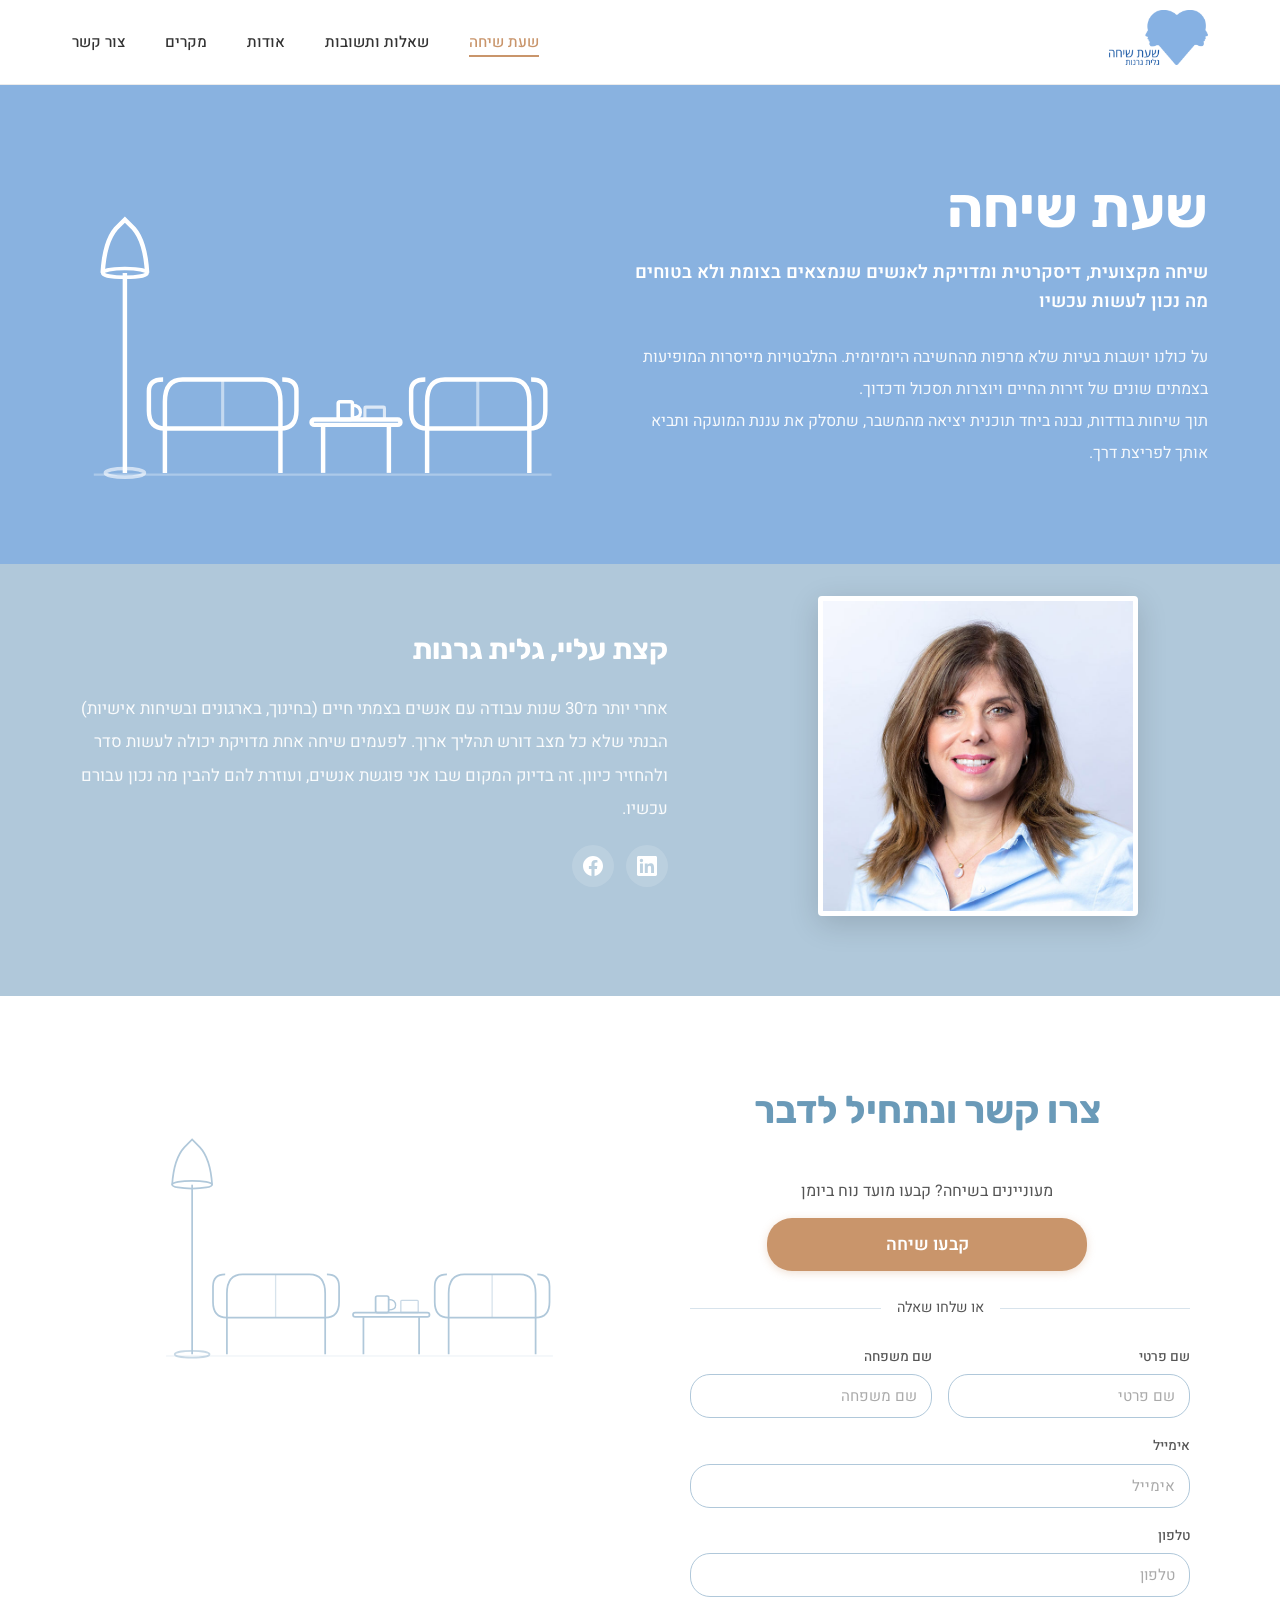
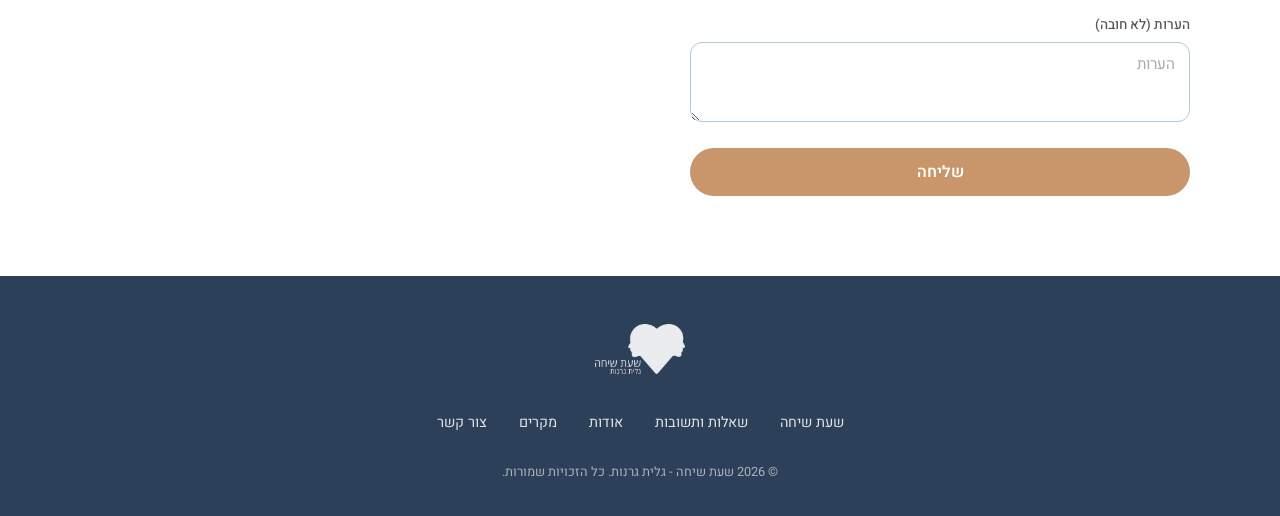
<file: index.html>
<!DOCTYPE html>
<html lang="he" dir="rtl">
<head>
    <meta charset="UTF-8">
    <!-- Google tag (gtag.js) -->
    <script async src="https://www.googletagmanager.com/gtag/js?id=G-2E1DC24WRF"></script>
    <script>
      window.dataLayer = window.dataLayer || [];
      function gtag(){dataLayer.push(arguments);}
      gtag('js', new Date());
      gtag('config', 'G-2E1DC24WRF');
    </script>
    <meta name="viewport" content="width=device-width, initial-scale=1.0">
    <meta http-equiv="X-Content-Type-Options" content="nosniff">
    <meta http-equiv="Referrer-Policy" content="strict-origin-when-cross-origin">
    <meta http-equiv="Permissions-Policy" content="camera=(), microphone=(), geolocation=()">
    <title>שעת שיחה - הכוונה בצמתי חיים</title>
    <meta name="description" content="שיחה מקצועית, דיסקרטית ומדויקת לאנשים שנמצאים בצומת ולא בטוחים מה נכון לעשות עכשיו">
    <link rel="canonical" href="https://shatsicha.com/">
    <meta property="og:title" content="שעת שיחה - הכוונה בצמתי חיים">
    <meta property="og:description" content="שיחה מקצועית, דיסקרטית ומדויקת לאנשים שנמצאים בצומת ולא בטוחים מה נכון לעשות עכשיו">
    <meta property="og:url" content="https://shatsicha.com/">
    <meta property="og:type" content="website">
    <meta property="og:locale" content="he_IL">
    <meta property="og:site_name" content="שעת שיחה">
    <meta property="og:image" content="https://shatsicha.com/images/og-image.jpg">
    <link rel="preconnect" href="https://fonts.googleapis.com">
    <link rel="preconnect" href="https://fonts.gstatic.com" crossorigin>
    <link href="https://fonts.googleapis.com/css2?family=Heebo:wght@400;500;600;700&family=Rubik:wght@500;600;700&display=swap" rel="stylesheet" media="print" onload="this.media='all'">
    <noscript><link href="https://fonts.googleapis.com/css2?family=Heebo:wght@400;500;600;700&family=Rubik:wght@500;600;700&display=swap" rel="stylesheet"></noscript>
    <link rel="icon" href="data:image/svg+xml,<svg xmlns='http://www.w3.org/2000/svg' viewBox='0 0 32 32'><circle cx='16' cy='16' r='14' fill='%23B0C8DA'/><text x='16' y='22' text-anchor='middle' font-size='18' font-family='sans-serif' fill='white'>ש</text></svg>">
    <link rel="preload" as="image" href="images/hero-bg.jpg" fetchpriority="high">
    <link rel="stylesheet" href="css/styles.css">
    <link href="https://assets.calendly.com/assets/external/widget.css" rel="stylesheet">
    <script src="https://assets.calendly.com/assets/external/widget.js" type="text/javascript" async></script>
    <script type="application/ld+json">
    {
      "@context": "https://schema.org",
      "@graph": [
        {
          "@type": "WebSite",
          "name": "שעת שיחה",
          "url": "https://shatsicha.com",
          "inLanguage": "he"
        },
        {
          "@type": "ProfessionalService",
          "name": "שעת שיחה - גלית גרנות",
          "url": "https://shatsicha.com",
          "description": "הכוונה מקצועית לפתרון בעיות שמטרידות את שגרת החיים שלך",
          "provider": {
            "@type": "Person",
            "name": "גלית גרנות",
            "jobTitle": "מגשרת, יועצת לתקשורת וניהול ומאמנת אישית",
            "url": "https://shatsicha.com"
          },
          "areaServed": {
            "@type": "Country",
            "name": "Israel"
          },
          "inLanguage": "he"
        }
      ]
    }
    </script>
</head>
<body>

    <!-- NAVBAR -->
    <nav class="navbar" id="navbar">
        <div class="navbar-inner">
            <a href="index.html">
                <img src="images/logo.png" alt="שעת שיחה לוגו" class="logo" width="310" height="172" decoding="async">
            </a>
            <ul class="nav-links" id="navLinks">
                <li><a href="index.html" class="active">שעת שיחה</a></li>
                <li><a href="faq.html">שאלות ותשובות</a></li>
                <li><a href="about.html">אודות</a></li>
                <li><a href="cases.html">מקרים</a></li>
                <li><a href="#contact">צור קשר</a></li>            </ul>
            <div class="mobile-toggle" id="mobileToggle" onclick="toggleNav()" role="button" tabindex="0" aria-label="תפריט ניווט" aria-expanded="false">
                <span></span>
                <span></span>
                <span></span>
            </div>
        </div>
    </nav>

    <!-- HERO -->
    <section class="hero" id="hero">
        <div class="hero-inner">
            <div class="hero-text">
                <h1 class="hero-title">שעת שיחה</h1>
                <p class="hero-subtitle">שיחה מקצועית, דיסקרטית ומדויקת לאנשים שנמצאים בצומת ולא בטוחים מה נכון לעשות עכשיו</p>
                <p class="hero-desc">
                    על כולנו יושבות בעיות שלא מרפות מהחשיבה היומיומית. התלבטויות מייסרות המופיעות בצמתים שונים של זירות החיים ויוצרות תסכול ודכדוך.
                </p>
                <p class="hero-desc">
                    תוך שיחות בודדות, נבנה ביחד תוכנית יציאה מהמשבר, שתסלק את עננת המועקה ותביא אותך לפריצת דרך.
                </p>
            </div>
            <div class="hero-illustration">
                <!-- Line-art furniture illustration (lamp, chairs, table) -->
                <svg viewBox="0 0 540 400" fill="none" xmlns="http://www.w3.org/2000/svg">
                    <!-- Floor lamp on left -->
                    <ellipse cx="55" cy="370" rx="22" ry="5" stroke="white" stroke-width="4" opacity="0.6"/>
                    <line x1="55" y1="370" x2="55" y2="145" stroke="white" stroke-width="5"/>
                    <!-- Lampshade: bell/trapezoid shape with rounded base -->
                    <path d="M30 145 Q32 110 45 95 L55 85 L65 95 Q78 110 80 145" stroke="white" stroke-width="5" fill="none"/>
                    <ellipse cx="55" cy="145" rx="25" ry="5" stroke="white" stroke-width="4" fill="none"/>
                    <!-- Left sofa (facing right) -->
                    <path d="M100 370 L100 290 Q100 265 120 265 L210 265 Q230 265 230 290 L230 370" stroke="white" stroke-width="5" fill="none"/>
                    <!-- Left sofa armrests -->
                    <path d="M100 320 Q82 320 82 300 L82 278 Q82 265 98 265" stroke="white" stroke-width="5" fill="none"/>
                    <path d="M230 320 Q248 320 248 300 L248 278 Q248 265 232 265" stroke="white" stroke-width="5" fill="none"/>
                    <!-- Left sofa seat line -->
                    <line x1="100" y1="320" x2="230" y2="320" stroke="white" stroke-width="5"/>
                    <!-- Left sofa back cushions divider -->
                    <line x1="165" y1="265" x2="165" y2="320" stroke="white" stroke-width="3.5" opacity="0.5"/>
                    <!-- Coffee table in the middle -->
                    <rect x="265" y="310" width="100" height="6" rx="3" stroke="white" stroke-width="5" fill="none"/>
                    <line x1="278" y1="316" x2="278" y2="370" stroke="white" stroke-width="5"/>
                    <line x1="352" y1="316" x2="352" y2="370" stroke="white" stroke-width="5"/>
                    <!-- Cup on table -->
                    <rect x="295" y="290" width="16" height="20" rx="2" stroke="white" stroke-width="4" fill="none"/>
                    <path d="M311 294 Q320 294 320 302 Q320 308 311 308" stroke="white" stroke-width="3.5" fill="none"/>
                    <!-- Book on table -->
                    <rect x="325" y="296" width="22" height="14" rx="1" stroke="white" stroke-width="3.5" fill="none" opacity="0.7"/>
                    <!-- Right sofa (facing left) -->
                    <path d="M395 370 L395 290 Q395 265 415 265 L490 265 Q510 265 510 290 L510 370" stroke="white" stroke-width="5" fill="none"/>
                    <!-- Right sofa armrests -->
                    <path d="M395 320 Q377 320 377 300 L377 278 Q377 265 393 265" stroke="white" stroke-width="5" fill="none"/>
                    <path d="M510 320 Q528 320 528 300 L528 278 Q528 265 512 265" stroke="white" stroke-width="5" fill="none"/>
                    <!-- Right sofa seat line -->
                    <line x1="395" y1="320" x2="510" y2="320" stroke="white" stroke-width="5"/>
                    <!-- Right sofa back cushions divider -->
                    <line x1="452" y1="265" x2="452" y2="320" stroke="white" stroke-width="3.5" opacity="0.5"/>
                    <!-- Floor line -->
                    <line x1="20" y1="372" x2="535" y2="372" stroke="white" stroke-width="2.5" opacity="0.3"/>
                </svg>
            </div>
        </div>
    </section>

    <!-- ABOUT -->
    <section class="about" id="about">
        <div class="about-inner reveal">
            <div class="about-image-wrapper">
                <img src="images/portrait.jpg" alt="גלית גרנות" class="about-portrait" width="690" height="690" loading="lazy" decoding="async">
            </div>
            <div class="about-text-wrapper">
                <h2 class="about-name">קצת עליי, גלית גרנות</h2>
                <p class="about-bio">
                    אחרי יותר מ־30 שנות עבודה עם אנשים בצמתי חיים (בחינוך, בארגונים ובשיחות אישיות) הבנתי שלא כל מצב דורש תהליך ארוך. לפעמים שיחה אחת מדויקת יכולה לעשות סדר ולהחזיר כיוון. זה בדיוק המקום שבו אני פוגשת אנשים, ועוזרת להם להבין מה נכון עבורם עכשיו.
                </p>
                <div class="social-links">
                    <a href="https://www.linkedin.com/in/galitgranot/" target="_blank" rel="noopener noreferrer" class="social-btn" aria-label="LinkedIn">
                        <svg width="20" height="20" viewBox="0 0 24 24" fill="currentColor"><path d="M20.447 20.452h-3.554v-5.569c0-1.328-.027-3.037-1.852-3.037-1.853 0-2.136 1.445-2.136 2.939v5.667H9.351V9h3.414v1.561h.046c.477-.9 1.637-1.85 3.37-1.85 3.601 0 4.267 2.37 4.267 5.455v6.286zM5.337 7.433a2.062 2.062 0 01-2.063-2.065 2.064 2.064 0 112.063 2.065zm1.782 13.019H3.555V9h3.564v11.452zM22.225 0H1.771C.792 0 0 .774 0 1.729v20.542C0 23.227.792 24 1.771 24h20.451C23.2 24 24 23.227 24 22.271V1.729C24 .774 23.2 0 22.222 0h.003z"/></svg>
                    </a>
                    <a href="https://www.facebook.com/galit.granot.3" target="_blank" rel="noopener noreferrer" class="social-btn" aria-label="Facebook">
                        <svg width="20" height="20" viewBox="0 0 24 24" fill="currentColor"><path d="M24 12.073c0-6.627-5.373-12-12-12s-12 5.373-12 12c0 5.99 4.388 10.954 10.125 11.854v-8.385H7.078v-3.47h3.047V9.43c0-3.007 1.792-4.669 4.533-4.669 1.312 0 2.686.235 2.686.235v2.953H15.83c-1.491 0-1.956.925-1.956 1.874v2.25h3.328l-.532 3.47h-2.796v8.385C19.612 23.027 24 18.062 24 12.073z"/></svg>
                    </a>
                </div>
            </div>
        </div>
    </section>

    <!-- CONTACT -->
    <section class="contact" id="contact">
        <div class="contact-inner">
            <div class="contact-form-wrapper reveal">
                <h2 class="contact-heading">צרו קשר ונתחיל לדבר</h2>

                <div class="booking-cta">
                    <p class="booking-label">מעוניינים בשיחה? קבעו מועד נוח ביומן</p>
                    <button type="button" class="btn-booking" onclick="Calendly.initPopupWidget({url: 'https://calendly.com/granotga/new-meeting'}); return false;">קבעו שיחה</button>
                </div>

                <div class="contact-divider">
                    <span>או שלחו שאלה</span>
                </div>

                <form class="contact-form" id="contactForm" action="https://api.web3forms.com/submit" method="POST">
                    <input type="hidden" name="access_key" value="7a5761d1-80f7-4ec7-b24a-1b7066a3c9c1">
                    <input type="hidden" name="cc" value="tlgranot@gmail.com">
                    <input type="hidden" name="redirect" value="https://shatsicha.com/">
                    <!-- Form subject line in email -->
                    <input type="hidden" name="subject" value="פנייה חדשה מאתר שעת שיחה">
                    <!-- Honeypot spam protection -->
                    <input type="checkbox" name="botcheck" class="hidden" style="display: none;">
                    <div class="form-row">
                        <div class="form-group">
                            <label for="firstName">שם פרטי</label>
                            <input type="text" id="firstName" name="firstName" placeholder="שם פרטי" required autocomplete="given-name">
                        </div>
                        <div class="form-group">
                            <label for="lastName">שם משפחה</label>
                            <input type="text" id="lastName" name="lastName" placeholder="שם משפחה" required autocomplete="family-name">
                        </div>
                    </div>
                    <div class="form-group">
                        <label for="email">אימייל</label>
                        <input type="email" id="email" name="email" placeholder="אימייל" required autocomplete="email">
                    </div>
                    <div class="form-group">
                        <label for="phone">טלפון</label>
                        <input type="tel" id="phone" name="phone" placeholder="טלפון" autocomplete="tel">
                    </div>
                    <div class="form-group">
                        <label for="notes">הערות (לא חובה)</label>
                        <textarea id="notes" name="notes" placeholder="הערות"></textarea>
                    </div>
                    <div class="h-captcha" data-captcha="true"></div>
                    <button type="submit" class="btn-submit">שליחה</button>
                    <div class="form-success" id="formSuccess">נדבר בקרוב</div>
                </form>
            </div>
            <div class="contact-illustration reveal">
                <!-- Line-art furniture illustration (blue outlines on white) -->
                <svg viewBox="0 0 460 350" fill="none" xmlns="http://www.w3.org/2000/svg">
                    <!-- Floor lamp on left -->
                    <ellipse cx="45" cy="320" rx="20" ry="4" stroke="#B0C8DA" stroke-width="2" opacity="0.7"/>
                    <line x1="45" y1="320" x2="45" y2="125" stroke="#B0C8DA" stroke-width="2"/>
                    <!-- Lampshade: bell/trapezoid shape with rounded base -->
                    <path d="M22 125 Q24 95 36 82 L45 73 L54 82 Q66 95 68 125" stroke="#B0C8DA" stroke-width="2" fill="none"/>
                    <ellipse cx="45" cy="125" rx="23" ry="4.5" stroke="#B0C8DA" stroke-width="2" fill="none"/>
                    <!-- Left sofa (facing right) -->
                    <path d="M85 320 L85 250 Q85 228 103 228 L180 228 Q198 228 198 250 L198 320" stroke="#B0C8DA" stroke-width="2" fill="none"/>
                    <!-- Left sofa armrests -->
                    <path d="M85 278 Q69 278 69 260 L69 242 Q69 228 83 228" stroke="#B0C8DA" stroke-width="2" fill="none"/>
                    <path d="M198 278 Q214 278 214 260 L214 242 Q214 228 200 228" stroke="#B0C8DA" stroke-width="2" fill="none"/>
                    <!-- Left sofa seat line -->
                    <line x1="85" y1="278" x2="198" y2="278" stroke="#B0C8DA" stroke-width="2"/>
                    <!-- Left sofa back cushions divider -->
                    <line x1="141" y1="228" x2="141" y2="278" stroke="#B0C8DA" stroke-width="1.5" opacity="0.5"/>
                    <!-- Coffee table in the middle -->
                    <rect x="230" y="272" width="88" height="5" rx="2.5" stroke="#B0C8DA" stroke-width="2" fill="none"/>
                    <line x1="242" y1="277" x2="242" y2="320" stroke="#B0C8DA" stroke-width="2"/>
                    <line x1="306" y1="277" x2="306" y2="320" stroke="#B0C8DA" stroke-width="2"/>
                    <!-- Cup on table -->
                    <rect x="256" y="253" width="15" height="19" rx="2" stroke="#B0C8DA" stroke-width="2" fill="none"/>
                    <path d="M271 257 Q279 257 279 264 Q279 269 271 269" stroke="#B0C8DA" stroke-width="1.5" fill="none"/>
                    <!-- Book on table -->
                    <rect x="285" y="258" width="20" height="14" rx="1" stroke="#B0C8DA" stroke-width="1.5" fill="none" opacity="0.7"/>
                    <!-- Right sofa (facing left) -->
                    <path d="M340 320 L340 250 Q340 228 358 228 L422 228 Q440 228 440 250 L440 320" stroke="#B0C8DA" stroke-width="2" fill="none"/>
                    <!-- Right sofa armrests -->
                    <path d="M340 278 Q324 278 324 260 L324 242 Q324 228 338 228" stroke="#B0C8DA" stroke-width="2" fill="none"/>
                    <path d="M440 278 Q456 278 456 260 L456 242 Q456 228 442 228" stroke="#B0C8DA" stroke-width="2" fill="none"/>
                    <!-- Right sofa seat line -->
                    <line x1="340" y1="278" x2="440" y2="278" stroke="#B0C8DA" stroke-width="2"/>
                    <!-- Right sofa back cushions divider -->
                    <line x1="390" y1="228" x2="390" y2="278" stroke="#B0C8DA" stroke-width="1.5" opacity="0.5"/>
                    <!-- Floor line -->
                    <line x1="15" y1="322" x2="460" y2="322" stroke="#B0C8DA" stroke-width="1" opacity="0.3"/>
                </svg>
            </div>
        </div>
    </section>

    <!-- FOOTER -->
    <footer class="footer">
        <a href="index.html">
            <img src="images/logo-white.png" alt="שעת שיחה" class="footer-logo" width="290" height="162" loading="lazy" decoding="async">
        </a>
        <ul class="footer-links">
            <li><a href="index.html">שעת שיחה</a></li>
            <li><a href="faq.html">שאלות ותשובות</a></li>
            <li><a href="about.html">אודות</a></li>
            <li><a href="cases.html">מקרים</a></li>
            <li><a href="#contact">צור קשר</a></li>        </ul>
        <p class="footer-copy">&copy; 2026 שעת שיחה - גלית גרנות. כל הזכויות שמורות.</p>
    </footer>

    <script src="js/main.js" defer></script>
    <script>
    (function(){var o=new IntersectionObserver(function(e){if(e[0].isIntersecting){var s=document.createElement('script');s.src='https://web3forms.com/client/script.js';s.async=true;document.body.appendChild(s);o.disconnect();}},{rootMargin:'200px'});var t=document.getElementById('contact');if(t)o.observe(t);})();
    </script>

</body>
</html>
</file>
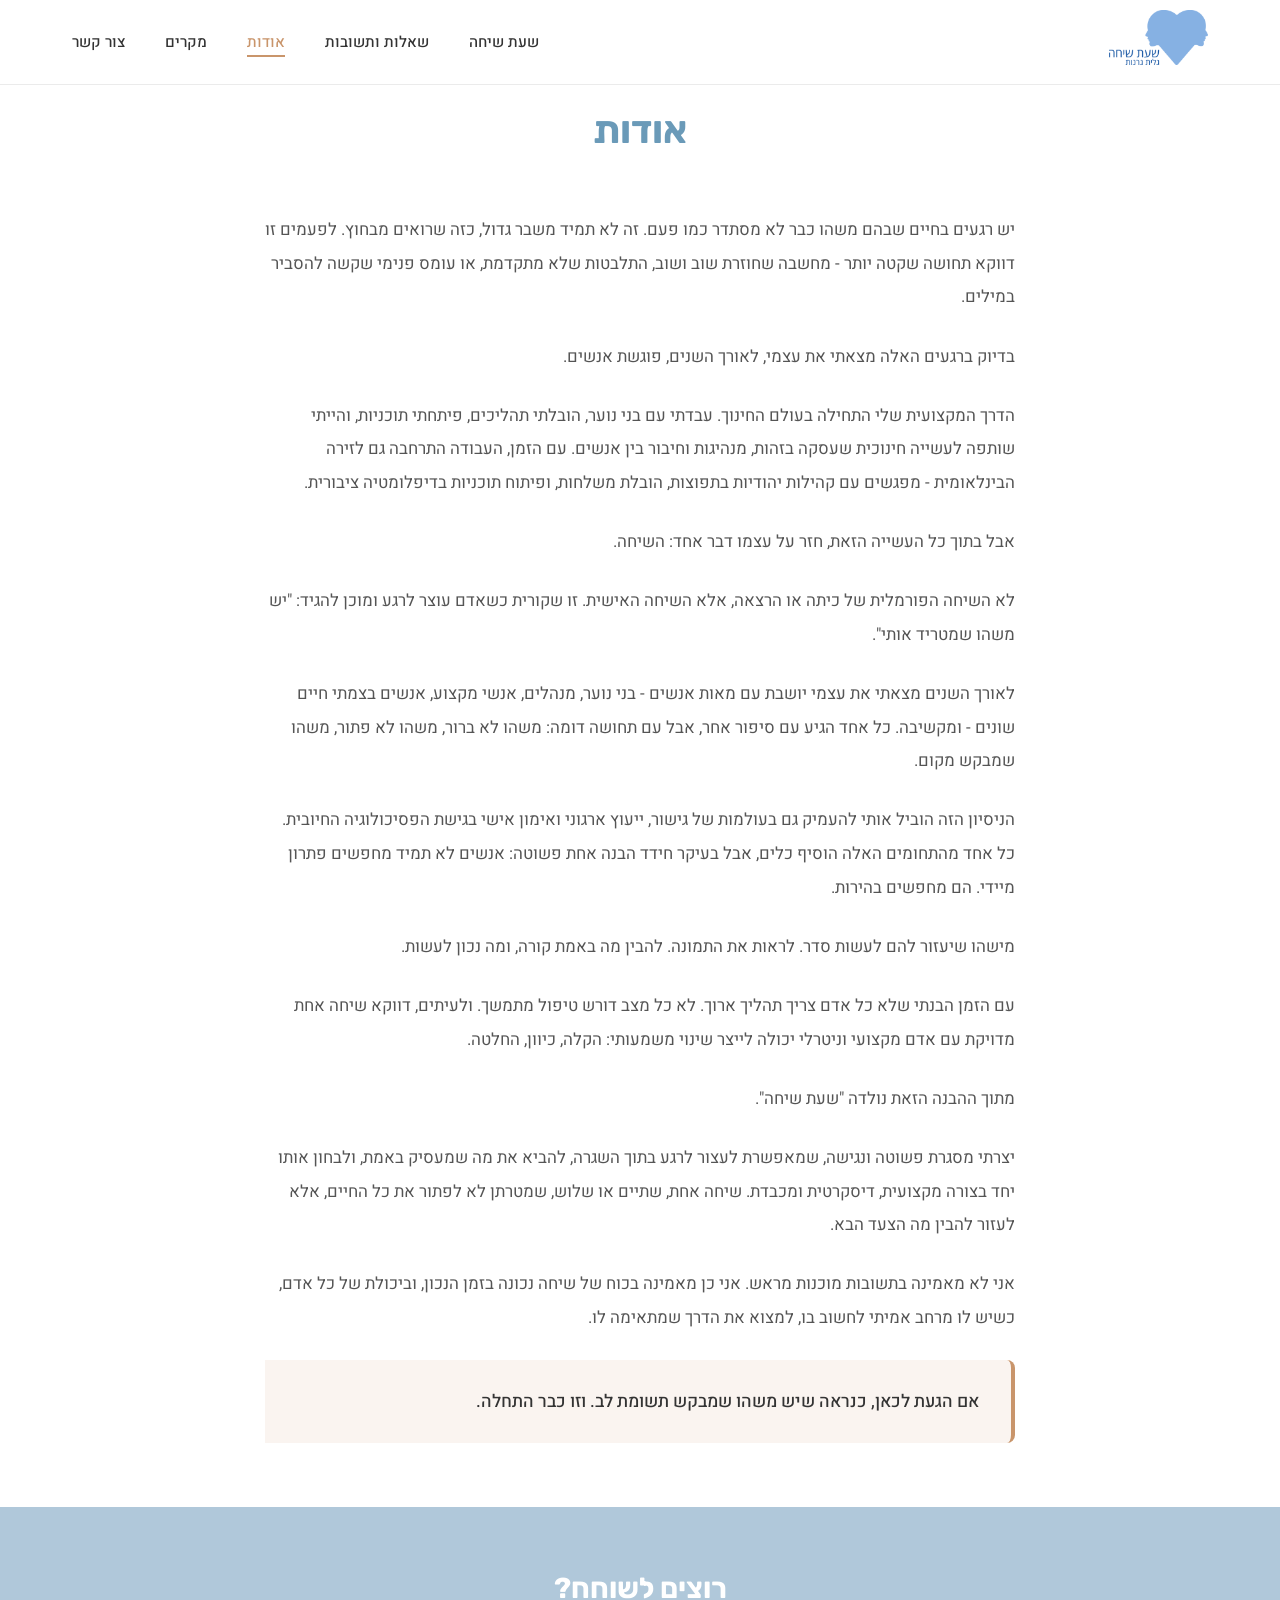
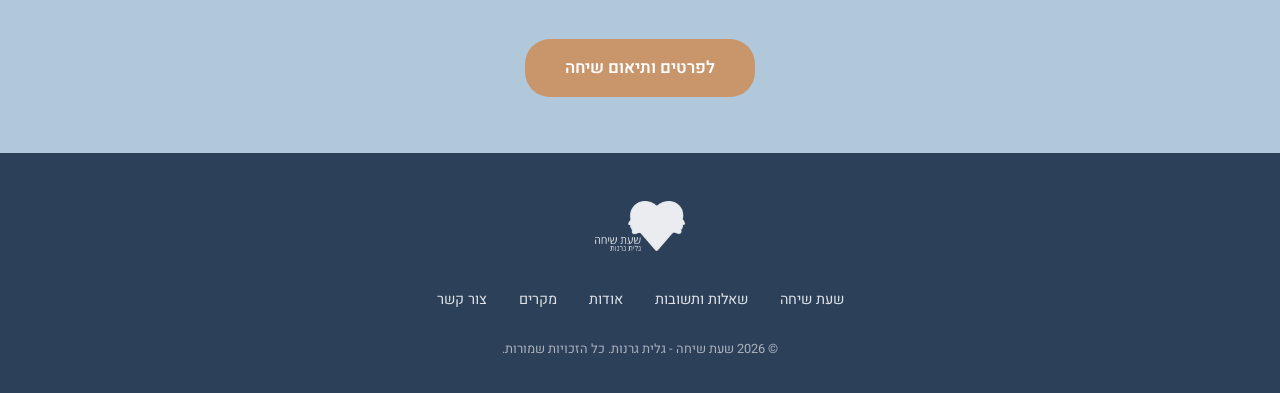
<file: about.html>
<!DOCTYPE html>
<html lang="he" dir="rtl">
<head>
    <meta charset="UTF-8">
    <!-- Google tag (gtag.js) -->
    <script async src="https://www.googletagmanager.com/gtag/js?id=G-2E1DC24WRF"></script>
    <script>
      window.dataLayer = window.dataLayer || [];
      function gtag(){dataLayer.push(arguments);}
      gtag('js', new Date());
      gtag('config', 'G-2E1DC24WRF');
    </script>
    <meta name="viewport" content="width=device-width, initial-scale=1.0">
    <meta http-equiv="X-Content-Type-Options" content="nosniff">
    <meta http-equiv="Referrer-Policy" content="strict-origin-when-cross-origin">
    <meta http-equiv="Permissions-Policy" content="camera=(), microphone=(), geolocation=()">
    <title>אודות | שעת שיחה - גלית גרנות</title>
    <meta name="description" content="אודות גלית גרנות - מגשרת, יועצת לתקשורת וניהול ומאמנת אישית מוסמכת">
    <link rel="canonical" href="https://shatsicha.com/about.html">
    <meta property="og:title" content="אודות | שעת שיחה - גלית גרנות">
    <meta property="og:description" content="אודות גלית גרנות - מגשרת, יועצת לתקשורת וניהול ומאמנת אישית מוסמכת">
    <meta property="og:url" content="https://shatsicha.com/about.html">
    <meta property="og:type" content="website">
    <meta property="og:locale" content="he_IL">
    <meta property="og:site_name" content="שעת שיחה">
    <meta property="og:image" content="https://shatsicha.com/images/og-image.jpg">
    <link rel="preconnect" href="https://fonts.googleapis.com">
    <link rel="preconnect" href="https://fonts.gstatic.com" crossorigin>
    <link href="https://fonts.googleapis.com/css2?family=Heebo:wght@400;500;600;700&family=Rubik:wght@500;600;700&display=swap" rel="stylesheet" media="print" onload="this.media='all'">
    <noscript><link href="https://fonts.googleapis.com/css2?family=Heebo:wght@400;500;600;700&family=Rubik:wght@500;600;700&display=swap" rel="stylesheet"></noscript>
    <link rel="icon" href="data:image/svg+xml,<svg xmlns='http://www.w3.org/2000/svg' viewBox='0 0 32 32'><circle cx='16' cy='16' r='14' fill='%23B0C8DA'/><text x='16' y='22' text-anchor='middle' font-size='18' font-family='sans-serif' fill='white'>ש</text></svg>">
    <link rel="stylesheet" href="css/styles.css">
</head>
<body>

    <!-- NAVBAR -->
    <nav class="navbar" id="navbar">
        <div class="navbar-inner">
            <a href="index.html">
                <img src="images/logo.png" alt="שעת שיחה לוגו" class="logo" width="310" height="172" decoding="async">
            </a>
            <ul class="nav-links" id="navLinks">
                <li><a href="index.html">שעת שיחה</a></li>
                <li><a href="faq.html">שאלות ותשובות</a></li>
                <li><a href="about.html" class="active">אודות</a></li>
                <li><a href="cases.html">מקרים</a></li>
                <li><a href="index.html#contact">צור קשר</a></li>            </ul>
            <div class="mobile-toggle" id="mobileToggle" onclick="toggleNav()" role="button" tabindex="0" aria-label="תפריט ניווט" aria-expanded="false">
                <span></span>
                <span></span>
                <span></span>
            </div>
        </div>
    </nav>

    <!-- ABOUT PAGE -->
    <section class="about-page">
        <div class="about-page-inner">
            <h1 class="about-page-title">אודות</h1>

            <div class="about-page-content">
                <p>יש רגעים בחיים שבהם משהו כבר לא מסתדר כמו פעם. זה לא תמיד משבר גדול, כזה שרואים מבחוץ. לפעמים זו דווקא תחושה שקטה יותר - מחשבה שחוזרת שוב ושוב, התלבטות שלא מתקדמת, או עומס פנימי שקשה להסביר במילים.</p>

                <p>בדיוק ברגעים האלה מצאתי את עצמי, לאורך השנים, פוגשת אנשים.</p>

                <p>הדרך המקצועית שלי התחילה בעולם החינוך. עבדתי עם בני נוער, הובלתי תהליכים, פיתחתי תוכניות, והייתי שותפה לעשייה חינוכית שעסקה בזהות, מנהיגות וחיבור בין אנשים. עם הזמן, העבודה התרחבה גם לזירה הבינלאומית - מפגשים עם קהילות יהודיות בתפוצות, הובלת משלחות, ופיתוח תוכניות בדיפלומטיה ציבורית.</p>

                <p>אבל בתוך כל העשייה הזאת, חזר על עצמו דבר אחד: השיחה.</p>

                <p>לא השיחה הפורמלית של כיתה או הרצאה, אלא השיחה האישית. זו שקורית כשאדם עוצר לרגע ומוכן להגיד: "יש משהו שמטריד אותי".</p>

                <p>לאורך השנים מצאתי את עצמי יושבת עם מאות אנשים - בני נוער, מנהלים, אנשי מקצוע, אנשים בצמתי חיים שונים - ומקשיבה. כל אחד הגיע עם סיפור אחר, אבל עם תחושה דומה: משהו לא ברור, משהו לא פתור, משהו שמבקש מקום.</p>

                <p>הניסיון הזה הוביל אותי להעמיק גם בעולמות של גישור, ייעוץ ארגוני ואימון אישי בגישת הפסיכולוגיה החיובית. כל אחד מהתחומים האלה הוסיף כלים, אבל בעיקר חידד הבנה אחת פשוטה: אנשים לא תמיד מחפשים פתרון מיידי. הם מחפשים בהירות.</p>

                <p>מישהו שיעזור להם לעשות סדר. לראות את התמונה. להבין מה באמת קורה, ומה נכון לעשות.</p>

                <p>עם הזמן הבנתי שלא כל אדם צריך תהליך ארוך. לא כל מצב דורש טיפול מתמשך. ולעיתים, דווקא שיחה אחת מדויקת עם אדם מקצועי וניטרלי יכולה לייצר שינוי משמעותי: הקלה, כיוון, החלטה.</p>

                <p>מתוך ההבנה הזאת נולדה "שעת שיחה".</p>

                <p>יצרתי מסגרת פשוטה ונגישה, שמאפשרת לעצור לרגע בתוך השגרה, להביא את מה שמעסיק באמת, ולבחון אותו יחד בצורה מקצועית, דיסקרטית ומכבדת. שיחה אחת, שתיים או שלוש, שמטרתן לא לפתור את כל החיים, אלא לעזור להבין מה הצעד הבא.</p>

                <p>אני לא מאמינה בתשובות מוכנות מראש. אני כן מאמינה בכוח של שיחה נכונה בזמן הנכון, וביכולת של כל אדם, כשיש לו מרחב אמיתי לחשוב בו, למצוא את הדרך שמתאימה לו.</p>

            </div>
            <div class="about-page-callout">אם הגעת לכאן, כנראה שיש משהו שמבקש תשומת לב. וזו כבר התחלה.</div>
        </div>
    </section>

    <!-- CTA -->
    <section class="case-cta">
        <h2 class="case-cta-heading">רוצים לשוחח?</h2>
        <a href="index.html#contact" class="case-cta-button">לפרטים ותיאום שיחה</a>
    </section>

    <!-- FOOTER -->
    <footer class="footer">
        <a href="index.html">
            <img src="images/logo-white.png" alt="שעת שיחה" class="footer-logo" width="290" height="162" loading="lazy" decoding="async">
        </a>
        <ul class="footer-links">
            <li><a href="index.html">שעת שיחה</a></li>
            <li><a href="faq.html">שאלות ותשובות</a></li>
            <li><a href="about.html">אודות</a></li>
            <li><a href="cases.html">מקרים</a></li>
            <li><a href="index.html#contact">צור קשר</a></li>        </ul>
        <p class="footer-copy">&copy; 2026 שעת שיחה - גלית גרנות. כל הזכויות שמורות.</p>
    </footer>

    <script src="js/main.js" defer></script>

</body>
</html>
</file>
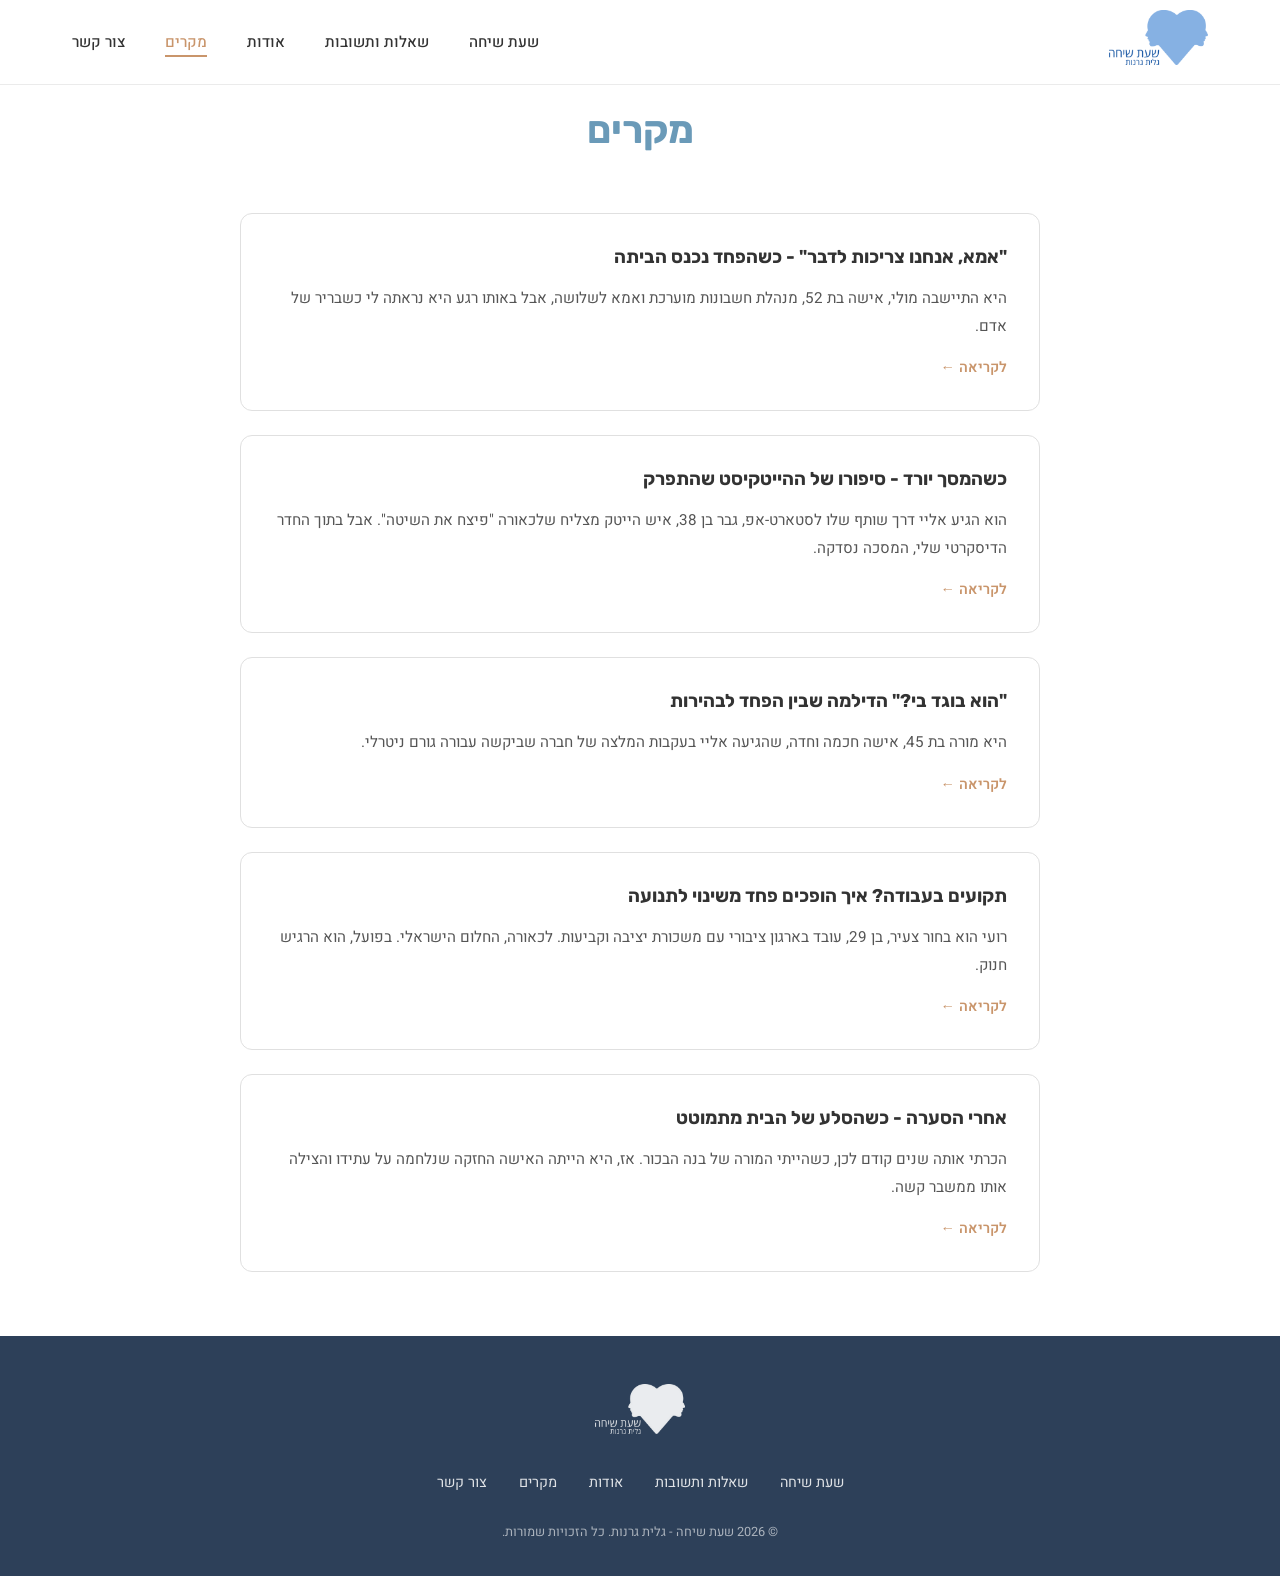
<file: cases.html>
<!DOCTYPE html>
<html lang="he" dir="rtl">
<head>
    <meta charset="UTF-8">
    <!-- Google tag (gtag.js) -->
    <script async src="https://www.googletagmanager.com/gtag/js?id=G-2E1DC24WRF"></script>
    <script>
      window.dataLayer = window.dataLayer || [];
      function gtag(){dataLayer.push(arguments);}
      gtag('js', new Date());
      gtag('config', 'G-2E1DC24WRF');
    </script>
    <meta name="viewport" content="width=device-width, initial-scale=1.0">
    <meta http-equiv="X-Content-Type-Options" content="nosniff">
    <meta http-equiv="Referrer-Policy" content="strict-origin-when-cross-origin">
    <meta http-equiv="Permissions-Policy" content="camera=(), microphone=(), geolocation=()">
    <title>מקרים | שעת שיחה - גלית גרנות</title>
    <meta name="description" content="מקרים וסיפורים מתוך שעת שיחה עם גלית גרנות">
    <link rel="canonical" href="https://shatsicha.com/cases.html">
    <meta property="og:title" content="מקרים | שעת שיחה - גלית גרנות">
    <meta property="og:description" content="מקרים וסיפורים מתוך שעת שיחה עם גלית גרנות">
    <meta property="og:url" content="https://shatsicha.com/cases.html">
    <meta property="og:type" content="website">
    <meta property="og:locale" content="he_IL">
    <meta property="og:site_name" content="שעת שיחה">
    <meta property="og:image" content="https://shatsicha.com/images/og-image.jpg">
    <link rel="preconnect" href="https://fonts.googleapis.com">
    <link rel="preconnect" href="https://fonts.gstatic.com" crossorigin>
    <link href="https://fonts.googleapis.com/css2?family=Heebo:wght@400;500;600;700&family=Rubik:wght@500;600;700&display=swap" rel="stylesheet" media="print" onload="this.media='all'">
    <noscript><link href="https://fonts.googleapis.com/css2?family=Heebo:wght@400;500;600;700&family=Rubik:wght@500;600;700&display=swap" rel="stylesheet"></noscript>
    <link rel="icon" href="data:image/svg+xml,<svg xmlns='http://www.w3.org/2000/svg' viewBox='0 0 32 32'><circle cx='16' cy='16' r='14' fill='%23B0C8DA'/><text x='16' y='22' text-anchor='middle' font-size='18' font-family='sans-serif' fill='white'>ש</text></svg>">
    <link rel="stylesheet" href="css/styles.css">
</head>
<body>

    <!-- NAVBAR -->
    <nav class="navbar" id="navbar">
        <div class="navbar-inner">
            <a href="index.html">
                <img src="images/logo.png" alt="שעת שיחה לוגו" class="logo" width="310" height="172" decoding="async">
            </a>
            <ul class="nav-links" id="navLinks">
                <li><a href="index.html">שעת שיחה</a></li>
                <li><a href="faq.html">שאלות ותשובות</a></li>
                <li><a href="about.html">אודות</a></li>
                <li><a href="cases.html" class="active">מקרים</a></li>
                <li><a href="index.html#contact">צור קשר</a></li>            </ul>
            <div class="mobile-toggle" id="mobileToggle" onclick="toggleNav()" role="button" tabindex="0" aria-label="תפריט ניווט" aria-expanded="false">
                <span></span>
                <span></span>
                <span></span>
            </div>
        </div>
    </nav>

    <!-- CASES LISTING -->
    <section class="cases-page">
        <div class="cases-page-inner">
            <h1 class="cases-page-title">מקרים</h1>

            <div class="cases-grid">
                <a href="cases/case-1.html" class="case-card">
                    <h2 class="case-card-title">"אמא, אנחנו צריכות לדבר" - כשהפחד נכנס הביתה</h2>
                    <p class="case-card-preview">היא התיישבה מולי, אישה בת 52, מנהלת חשבונות מוערכת ואמא לשלושה, אבל באותו רגע היא נראתה לי כשבריר של אדם.</p>
                    <span class="case-card-link">לקריאה &larr;</span>
                </a>

                <a href="cases/case-2.html" class="case-card">
                    <h2 class="case-card-title">כשהמסך יורד - סיפורו של ההייטקיסט שהתפרק</h2>
                    <p class="case-card-preview">הוא הגיע אליי דרך שותף שלו לסטארט-אפ, גבר בן 38, איש הייטק מצליח שלכאורה "פיצח את השיטה". אבל בתוך החדר הדיסקרטי שלי, המסכה נסדקה.</p>
                    <span class="case-card-link">לקריאה &larr;</span>
                </a>

                <a href="cases/case-3.html" class="case-card">
                    <h2 class="case-card-title">"הוא בוגד בי?" הדילמה שבין הפחד לבהירות</h2>
                    <p class="case-card-preview">היא מורה בת 45, אישה חכמה וחדה, שהגיעה אליי בעקבות המלצה של חברה שביקשה עבורה גורם ניטרלי.</p>
                    <span class="case-card-link">לקריאה &larr;</span>
                </a>

                <a href="cases/case-4.html" class="case-card">
                    <h2 class="case-card-title">תקועים בעבודה? איך הופכים פחד משינוי לתנועה</h2>
                    <p class="case-card-preview">רועי הוא בחור צעיר, בן 29, עובד בארגון ציבורי עם משכורת יציבה וקביעות. לכאורה, החלום הישראלי. בפועל, הוא הרגיש חנוק.</p>
                    <span class="case-card-link">לקריאה &larr;</span>
                </a>

                <a href="cases/case-5.html" class="case-card">
                    <h2 class="case-card-title">אחרי הסערה - כשהסלע של הבית מתמוטט</h2>
                    <p class="case-card-preview">הכרתי אותה שנים קודם לכן, כשהייתי המורה של בנה הבכור. אז, היא הייתה האישה החזקה שנלחמה על עתידו והצילה אותו ממשבר קשה.</p>
                    <span class="case-card-link">לקריאה &larr;</span>
                </a>
            </div>
        </div>
    </section>

    <!-- FOOTER -->
    <footer class="footer">
        <a href="index.html">
            <img src="images/logo-white.png" alt="שעת שיחה" class="footer-logo" width="290" height="162" loading="lazy" decoding="async">
        </a>
        <ul class="footer-links">
            <li><a href="index.html">שעת שיחה</a></li>
            <li><a href="faq.html">שאלות ותשובות</a></li>
            <li><a href="about.html">אודות</a></li>
            <li><a href="cases.html">מקרים</a></li>
            <li><a href="index.html#contact">צור קשר</a></li>        </ul>
        <p class="footer-copy">&copy; 2026 שעת שיחה - גלית גרנות. כל הזכויות שמורות.</p>
    </footer>

    <script src="js/main.js" defer></script>

</body>
</html>
</file>
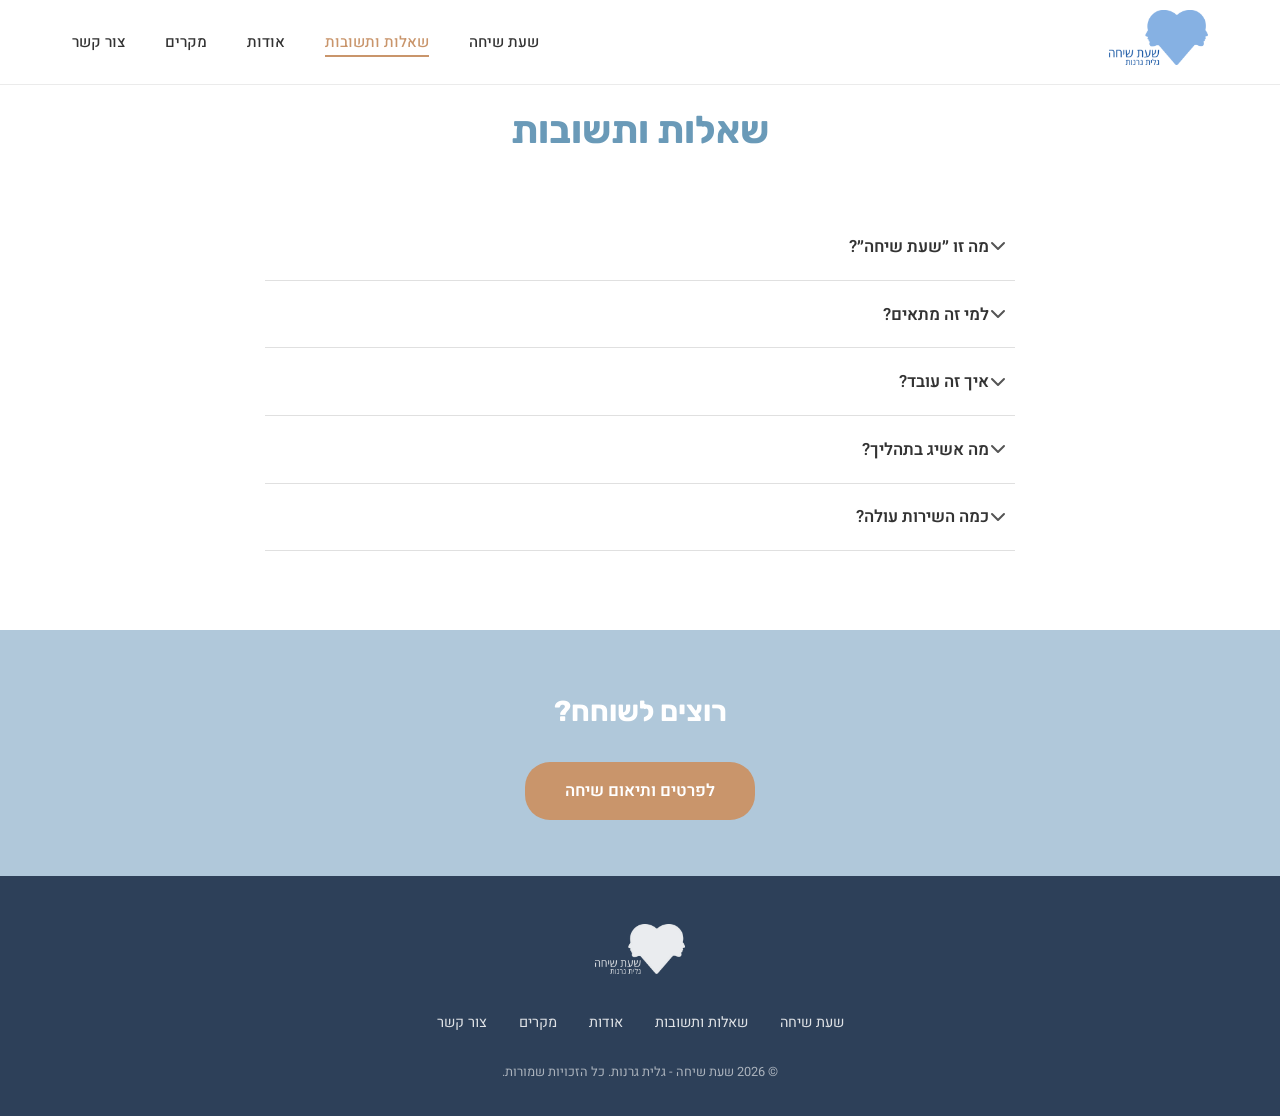
<file: faq.html>
<!DOCTYPE html>
<html lang="he" dir="rtl">
<head>
    <meta charset="UTF-8">
    <!-- Google tag (gtag.js) -->
    <script async src="https://www.googletagmanager.com/gtag/js?id=G-2E1DC24WRF"></script>
    <script>
      window.dataLayer = window.dataLayer || [];
      function gtag(){dataLayer.push(arguments);}
      gtag('js', new Date());
      gtag('config', 'G-2E1DC24WRF');
    </script>
    <meta name="viewport" content="width=device-width, initial-scale=1.0">
    <meta http-equiv="X-Content-Type-Options" content="nosniff">
    <meta http-equiv="Referrer-Policy" content="strict-origin-when-cross-origin">
    <meta http-equiv="Permissions-Policy" content="camera=(), microphone=(), geolocation=()">
    <title>שאלות ותשובות | שעת שיחה - גלית גרנות</title>
    <meta name="description" content="שאלות ותשובות על שירות שעת שיחה עם גלית גרנות">
    <link rel="canonical" href="https://shatsicha.com/faq.html">
    <meta property="og:title" content="שאלות ותשובות | שעת שיחה - גלית גרנות">
    <meta property="og:description" content="שאלות ותשובות על שירות שעת שיחה עם גלית גרנות">
    <meta property="og:url" content="https://shatsicha.com/faq.html">
    <meta property="og:type" content="website">
    <meta property="og:locale" content="he_IL">
    <meta property="og:site_name" content="שעת שיחה">
    <meta property="og:image" content="https://shatsicha.com/images/og-image.jpg">
    <link rel="preconnect" href="https://fonts.googleapis.com">
    <link rel="preconnect" href="https://fonts.gstatic.com" crossorigin>
    <link href="https://fonts.googleapis.com/css2?family=Heebo:wght@400;500;600;700&family=Rubik:wght@500;600;700&display=swap" rel="stylesheet" media="print" onload="this.media='all'">
    <noscript><link href="https://fonts.googleapis.com/css2?family=Heebo:wght@400;500;600;700&family=Rubik:wght@500;600;700&display=swap" rel="stylesheet"></noscript>
    <link rel="icon" href="data:image/svg+xml,<svg xmlns='http://www.w3.org/2000/svg' viewBox='0 0 32 32'><circle cx='16' cy='16' r='14' fill='%23B0C8DA'/><text x='16' y='22' text-anchor='middle' font-size='18' font-family='sans-serif' fill='white'>ש</text></svg>">
    <link rel="stylesheet" href="css/styles.css">
    <script type="application/ld+json">
    {
      "@context": "https://schema.org",
      "@type": "FAQPage",
      "mainEntity": [
        {
          "@type": "Question",
          "name": "מה זו ״שעת שיחה״?",
          "acceptedAnswer": {
            "@type": "Answer",
            "text": "תהליך הכוונה בן שלושה מפגשים, שבמסגרתו נאבחן את הבעיות שמטרידות את שגרת החיים שלך ונבנה תוכנית שתביא לפריצת דרך בנושא."
          }
        },
        {
          "@type": "Question",
          "name": "למי זה מתאים?",
          "acceptedAnswer": {
            "@type": "Answer",
            "text": "שעת שיחה מתאימה לאנשים בצמתי הכרעה אישיים ומקצועיים, למי שחווה תחושת תקיעות או תסכול, להתמודדות עם דילמות בינאישיות ומשפחתיות, לבעלי תפקידים בארגונים, למי שזקוק לכתובת דיסקרטית, ולמי שמחפש עזרה ראשונה רגשית ממוקדת."
          }
        },
        {
          "@type": "Question",
          "name": "איך זה עובד?",
          "acceptedAnswer": {
            "@type": "Answer",
            "text": "במהלך שלוש פגישות של כשעה נאבחן ונדייק את הבעיה, נבין כיצד ניתן להגיע לשינוי ונבנה תוכנית עבודה לצורך פריצת דרך - בין אם באמצעות הפניה למומחה ספציפי או המשך עבודה עצמית. הפגישות נערכות פנים אל פנים במקום לבחירתך."
          }
        },
        {
          "@type": "Question",
          "name": "מה אשיג בתהליך?",
          "acceptedAnswer": {
            "@type": "Answer",
            "text": "הקשבה לבעיה, הכוונה מנוסה ומקצועית וידיעה לאן להמשיך מכאן כדי לפתור את הבעיה או להקל עליה באופן משמעותי."
          }
        },
        {
          "@type": "Question",
          "name": "כמה השירות עולה?",
          "acceptedAnswer": {
            "@type": "Answer",
            "text": "נשמח להסביר על עלות השירות בשיחת טלפון. השאירו פרטים בטופס באתר ונהיה בקשר."
          }
        }
      ]
    }
    </script>
</head>
<body>

    <!-- NAVBAR -->
    <nav class="navbar" id="navbar">
        <div class="navbar-inner">
            <a href="index.html">
                <img src="images/logo.png" alt="שעת שיחה לוגו" class="logo" width="310" height="172" decoding="async">
            </a>
            <ul class="nav-links" id="navLinks">
                <li><a href="index.html">שעת שיחה</a></li>
                <li><a href="faq.html" class="active">שאלות ותשובות</a></li>
                <li><a href="about.html">אודות</a></li>
                <li><a href="cases.html">מקרים</a></li>
                <li><a href="index.html#contact">צור קשר</a></li>            </ul>
            <div class="mobile-toggle" id="mobileToggle" onclick="toggleNav()" role="button" tabindex="0" aria-label="תפריט ניווט" aria-expanded="false">
                <span></span>
                <span></span>
                <span></span>
            </div>
        </div>
    </nav>

    <!-- FAQ -->
    <section class="faq-page">
        <div class="faq-page-inner">
            <h1 class="faq-page-title">שאלות ותשובות</h1>

            <div class="faq-item">
                <button class="faq-question" onclick="toggleFaq(this)" aria-expanded="false">
                    <span class="faq-question-text">מה זו ״שעת שיחה״?</span>
                    <span class="faq-chevron"><svg width="18" height="18" viewBox="0 0 18 18" fill="none"><polyline points="3,6 9,12 15,6" stroke="currentColor" stroke-width="2" stroke-linecap="round" stroke-linejoin="round"/></svg></span>
                </button>
                <div class="faq-answer">
                    <div class="faq-answer-inner">
                        תהליך הכוונה בן שלושה מפגשים, שבמסגרתו נאבחן את הבעיות שמטרידות את שגרת החיים שלך ונבנה תוכנית שתביא לפריצת דרך בנושא.
                    </div>
                </div>
            </div>

            <div class="faq-item">
                <button class="faq-question" onclick="toggleFaq(this)" aria-expanded="false">
                    <span class="faq-question-text">למי זה מתאים?</span>
                    <span class="faq-chevron"><svg width="18" height="18" viewBox="0 0 18 18" fill="none"><polyline points="3,6 9,12 15,6" stroke="currentColor" stroke-width="2" stroke-linecap="round" stroke-linejoin="round"/></svg></span>
                </button>
                <div class="faq-answer">
                    <div class="faq-answer-inner">
                        <ul class="faq-list">
                            <li><strong>אנשים בצמתי הכרעה אישיים ומקצועיים:</strong> למי שעומד בפני החלטה גורלית כמו שינוי קריירה, רילוקיישן, או פרישה וזקוק למבט אסטרטגי וניטרלי שיעזור לחתוך את "הרעש" ולבחור נתיב מדויק</li>
                            <li><strong>מי שחווה תחושת "תקיעות" או תסכול:</strong> לאנשים הקמים בבוקר בתחושת דכדוך או חוסר עניין, המרגישים שהם סופרים את השעות עד סיום היום וזקוקים לתוכנית יציאה מהירה מהמשבר</li>
                            <li><strong>התמודדות עם דילמות בינאישיות ומשפחתיות:</strong> במצבים מורכבים בתוך הזוגיות, מול הילדים או סביב סוגיות ירושה וצוואה, כאשר יש צורך באוזן קשובה ומקצועית שאינה בעלת אינטרס או עמדה קדומה</li>
                            <li><strong>בעלי תפקידים בארגונים ומנהלים:</strong> לאנשי מקצוע במערכות גדולות המתמודדים עם קונפליקטים מול ממונים, ניהול משברים אישיים המשפיעים על התפקוד, או צורך בשיקוף אסטרטגי של מצבם בארגון</li>
                            <li><strong>מי שזקוק לכתובת דיסקרטית ל"סודות":</strong> לאנשים הנושאים התלבטות או מידע רגיש שאינם יכולים או רוצים לשתף עם בני משפחה וחברים, ומחפשים גורם מוסמך שישמור על פרטיות מלאה ללא רישום ברשומות פורמליות</li>
                            <li><strong>כאלה שמחפשים "עזרה ראשונה" רגשית:</strong> למי שלא מעוניין בטיפול פסיכולוגי ארוך טווח או בייעוץ משפטי יקר, אלא בהכוונה ממוקדת של 1-3 פגישות כדי לעשות סדר במחשבות ולהשיג בהירות מיידית</li>
                        </ul>
                    </div>
                </div>
            </div>

            <div class="faq-item">
                <button class="faq-question" onclick="toggleFaq(this)" aria-expanded="false">
                    <span class="faq-question-text">איך זה עובד?</span>
                    <span class="faq-chevron"><svg width="18" height="18" viewBox="0 0 18 18" fill="none"><polyline points="3,6 9,12 15,6" stroke="currentColor" stroke-width="2" stroke-linecap="round" stroke-linejoin="round"/></svg></span>
                </button>
                <div class="faq-answer">
                    <div class="faq-answer-inner">
                        במהלך שלוש פגישות של כשעה נאבחן ונדייק את הבעיה, נבין כיצד ניתן להגיע לשינוי ונבנה תוכנית עבודה לצורך פריצת דרך - בין אם באמצעות הפניה למומחה ספציפי או המשך עבודה עצמית. הפגישות נערכות פנים אל פנים במקום לבחירתך.
                    </div>
                </div>
            </div>

            <div class="faq-item">
                <button class="faq-question" onclick="toggleFaq(this)" aria-expanded="false">
                    <span class="faq-question-text">מה אשיג בתהליך?</span>
                    <span class="faq-chevron"><svg width="18" height="18" viewBox="0 0 18 18" fill="none"><polyline points="3,6 9,12 15,6" stroke="currentColor" stroke-width="2" stroke-linecap="round" stroke-linejoin="round"/></svg></span>
                </button>
                <div class="faq-answer">
                    <div class="faq-answer-inner">
                        הקשבה לבעיה, הכוונה מנוסה ומקצועית וידיעה לאן להמשיך מכאן כדי לפתור את הבעיה או להקל עליה באופן משמעותי.
                    </div>
                </div>
            </div>

            <div class="faq-item">
                <button class="faq-question" onclick="toggleFaq(this)" aria-expanded="false">
                    <span class="faq-question-text">כמה השירות עולה?</span>
                    <span class="faq-chevron"><svg width="18" height="18" viewBox="0 0 18 18" fill="none"><polyline points="3,6 9,12 15,6" stroke="currentColor" stroke-width="2" stroke-linecap="round" stroke-linejoin="round"/></svg></span>
                </button>
                <div class="faq-answer">
                    <div class="faq-answer-inner">
                        נשמח להסביר על עלות השירות בשיחת טלפון. השאירו פרטים בטופס באתר ונהיה בקשר.
                    </div>
                </div>
            </div>
        </div>
    </section>

    <!-- CTA -->
    <section class="case-cta">
        <h2 class="case-cta-heading">רוצים לשוחח?</h2>
        <a href="index.html#contact" class="case-cta-button">לפרטים ותיאום שיחה</a>
    </section>

    <!-- FOOTER -->
    <footer class="footer">
        <a href="index.html">
            <img src="images/logo-white.png" alt="שעת שיחה" class="footer-logo" width="290" height="162" loading="lazy" decoding="async">
        </a>
        <ul class="footer-links">
            <li><a href="index.html">שעת שיחה</a></li>
            <li><a href="faq.html">שאלות ותשובות</a></li>
            <li><a href="about.html">אודות</a></li>
            <li><a href="cases.html">מקרים</a></li>
            <li><a href="index.html#contact">צור קשר</a></li>        </ul>
        <p class="footer-copy">© 2026 שעת שיחה - גלית גרנות. כל הזכויות שמורות.</p>
    </footer>

    <script src="js/main.js" defer></script>

</body>
</html>
</file>
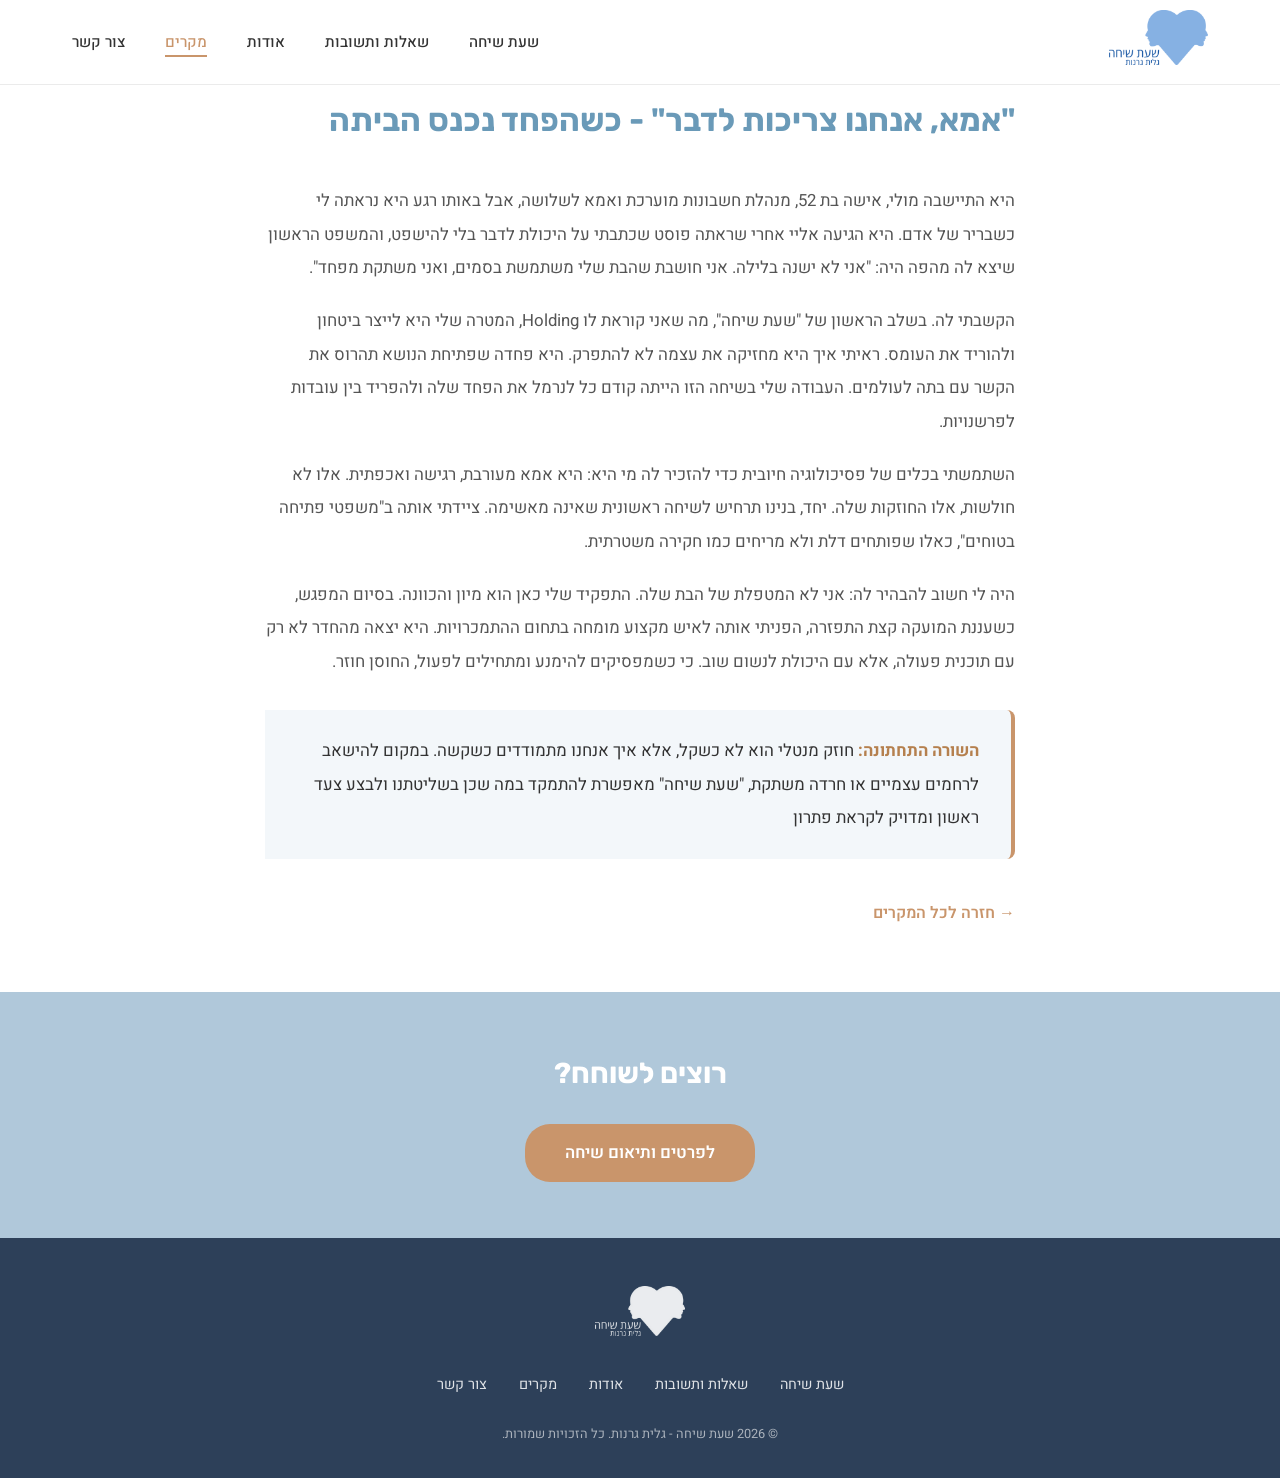
<file: cases/case-1.html>
<!DOCTYPE html>
<html lang="he" dir="rtl">
<head>
    <meta charset="UTF-8">
    <!-- Google tag (gtag.js) -->
    <script async src="https://www.googletagmanager.com/gtag/js?id=G-2E1DC24WRF"></script>
    <script>
      window.dataLayer = window.dataLayer || [];
      function gtag(){dataLayer.push(arguments);}
      gtag('js', new Date());
      gtag('config', 'G-2E1DC24WRF');
    </script>
    <meta name="viewport" content="width=device-width, initial-scale=1.0">
    <meta http-equiv="X-Content-Type-Options" content="nosniff">
    <meta http-equiv="Referrer-Policy" content="strict-origin-when-cross-origin">
    <meta http-equiv="Permissions-Policy" content="camera=(), microphone=(), geolocation=()">
    <title>"אמא, אנחנו צריכות לדבר" - כשהפחד נכנס הביתה | שעת שיחה</title>
    <meta name="description" content="סיפור מקרה מתוך שעת שיחה - כשהפחד נכנס הביתה">
    <link rel="canonical" href="https://shatsicha.com/cases/case-1.html">
    <meta property="og:title" content="&quot;אמא, אנחנו צריכות לדבר&quot; - כשהפחד נכנס הביתה | שעת שיחה">
    <meta property="og:description" content="סיפור מקרה מתוך שעת שיחה - כשהפחד נכנס הביתה">
    <meta property="og:url" content="https://shatsicha.com/cases/case-1.html">
    <meta property="og:type" content="article">
    <meta property="og:locale" content="he_IL">
    <meta property="og:site_name" content="שעת שיחה">
    <meta property="og:image" content="https://shatsicha.com/images/og-image.jpg">
    <link rel="preconnect" href="https://fonts.googleapis.com">
    <link rel="preconnect" href="https://fonts.gstatic.com" crossorigin>
    <link href="https://fonts.googleapis.com/css2?family=Heebo:wght@400;500;600;700&family=Rubik:wght@500;600;700&display=swap" rel="stylesheet" media="print" onload="this.media='all'">
    <noscript><link href="https://fonts.googleapis.com/css2?family=Heebo:wght@400;500;600;700&family=Rubik:wght@500;600;700&display=swap" rel="stylesheet"></noscript>
    <link rel="icon" href="data:image/svg+xml,<svg xmlns='http://www.w3.org/2000/svg' viewBox='0 0 32 32'><circle cx='16' cy='16' r='14' fill='%23B0C8DA'/><text x='16' y='22' text-anchor='middle' font-size='18' font-family='sans-serif' fill='white'>ש</text></svg>">
    <link rel="stylesheet" href="../css/styles.css">
</head>
<body>

    <!-- NAVBAR -->
    <nav class="navbar" id="navbar">
        <div class="navbar-inner">
            <a href="../index.html">
                <img src="../images/logo.png" alt="שעת שיחה לוגו" class="logo" width="310" height="172" decoding="async">
            </a>
            <ul class="nav-links" id="navLinks">
                <li><a href="../index.html">שעת שיחה</a></li>
                <li><a href="../faq.html">שאלות ותשובות</a></li>
                <li><a href="../about.html">אודות</a></li>
                <li><a href="../cases.html" class="active">מקרים</a></li>
                <li><a href="../index.html#contact">צור קשר</a></li>            </ul>
            <div class="mobile-toggle" id="mobileToggle" onclick="toggleNav()" role="button" tabindex="0" aria-label="תפריט ניווט" aria-expanded="false">
                <span></span>
                <span></span>
                <span></span>
            </div>
        </div>
    </nav>

    <!-- ARTICLE -->
    <article class="case-article">
        <div class="case-article-inner">
            <h1 class="case-article-title">"אמא, אנחנו צריכות לדבר" - כשהפחד נכנס הביתה</h1>

            <div class="case-article-content">
                <p>היא התיישבה מולי, אישה בת 52, מנהלת חשבונות מוערכת ואמא לשלושה, אבל באותו רגע היא נראתה לי כשבריר של אדם. היא הגיעה אליי אחרי שראתה פוסט שכתבתי על היכולת לדבר בלי להישפט, והמשפט הראשון שיצא לה מהפה היה: "אני לא ישנה בלילה. אני חושבת שהבת שלי משתמשת בסמים, ואני משתקת מפחד".</p>

                <p>הקשבתי לה. בשלב הראשון של "שעת שיחה", מה שאני קוראת לו Holding, המטרה שלי היא לייצר ביטחון ולהוריד את העומס. ראיתי איך היא מחזיקה את עצמה לא להתפרק. היא פחדה שפתיחת הנושא תהרוס את הקשר עם בתה לעולמים. העבודה שלי בשיחה הזו הייתה קודם כל לנרמל את הפחד שלה ולהפריד בין עובדות לפרשנויות.</p>

                <p>השתמשתי בכלים של פסיכולוגיה חיובית כדי להזכיר לה מי היא: היא אמא מעורבת, רגישה ואכפתית. אלו לא חולשות, אלו החוזקות שלה. יחד, בנינו תרחיש לשיחה ראשונית שאינה מאשימה. ציידתי אותה ב"משפטי פתיחה בטוחים", כאלו שפותחים דלת ולא מריחים כמו חקירה משטרתית.</p>

                <p>היה לי חשוב להבהיר לה: אני לא המטפלת של הבת שלה. התפקיד שלי כאן הוא מיון והכוונה. בסיום המפגש, כשעננת המועקה קצת התפזרה, הפניתי אותה לאיש מקצוע מומחה בתחום ההתמכרויות. היא יצאה מהחדר לא רק עם תוכנית פעולה, אלא עם היכולת לנשום שוב. כי כשמפסיקים להימנע ומתחילים לפעול, החוסן חוזר.</p>

                <blockquote class="case-bottom-line">
                    <strong>השורה התחתונה:</strong> חוזק מנטלי הוא לא כשקל, אלא איך אנחנו מתמודדים כשקשה. במקום להישאב לרחמים עצמיים או חרדה משתקת, "שעת שיחה" מאפשרת להתמקד במה שכן בשליטתנו ולבצע צעד ראשון ומדויק לקראת פתרון
                </blockquote>
            </div>

            <a href="../cases.html" class="case-back-link">&rarr; חזרה לכל המקרים</a>
        </div>
    </article>

    <!-- CTA -->
    <section class="case-cta">
        <h2 class="case-cta-heading">רוצים לשוחח?</h2>
        <a href="../index.html#contact" class="case-cta-button">לפרטים ותיאום שיחה</a>
    </section>

    <!-- FOOTER -->
    <footer class="footer">
        <a href="../index.html">
            <img src="../images/logo-white.png" alt="שעת שיחה" class="footer-logo" width="290" height="162" loading="lazy" decoding="async">
        </a>
        <ul class="footer-links">
            <li><a href="../index.html">שעת שיחה</a></li>
            <li><a href="../faq.html">שאלות ותשובות</a></li>
            <li><a href="../about.html">אודות</a></li>
            <li><a href="../cases.html">מקרים</a></li>
            <li><a href="../index.html#contact">צור קשר</a></li>        </ul>
        <p class="footer-copy">&copy; 2026 שעת שיחה - גלית גרנות. כל הזכויות שמורות.</p>
    </footer>

    <script src="../js/main.js" defer></script>

</body>
</html>
</file>
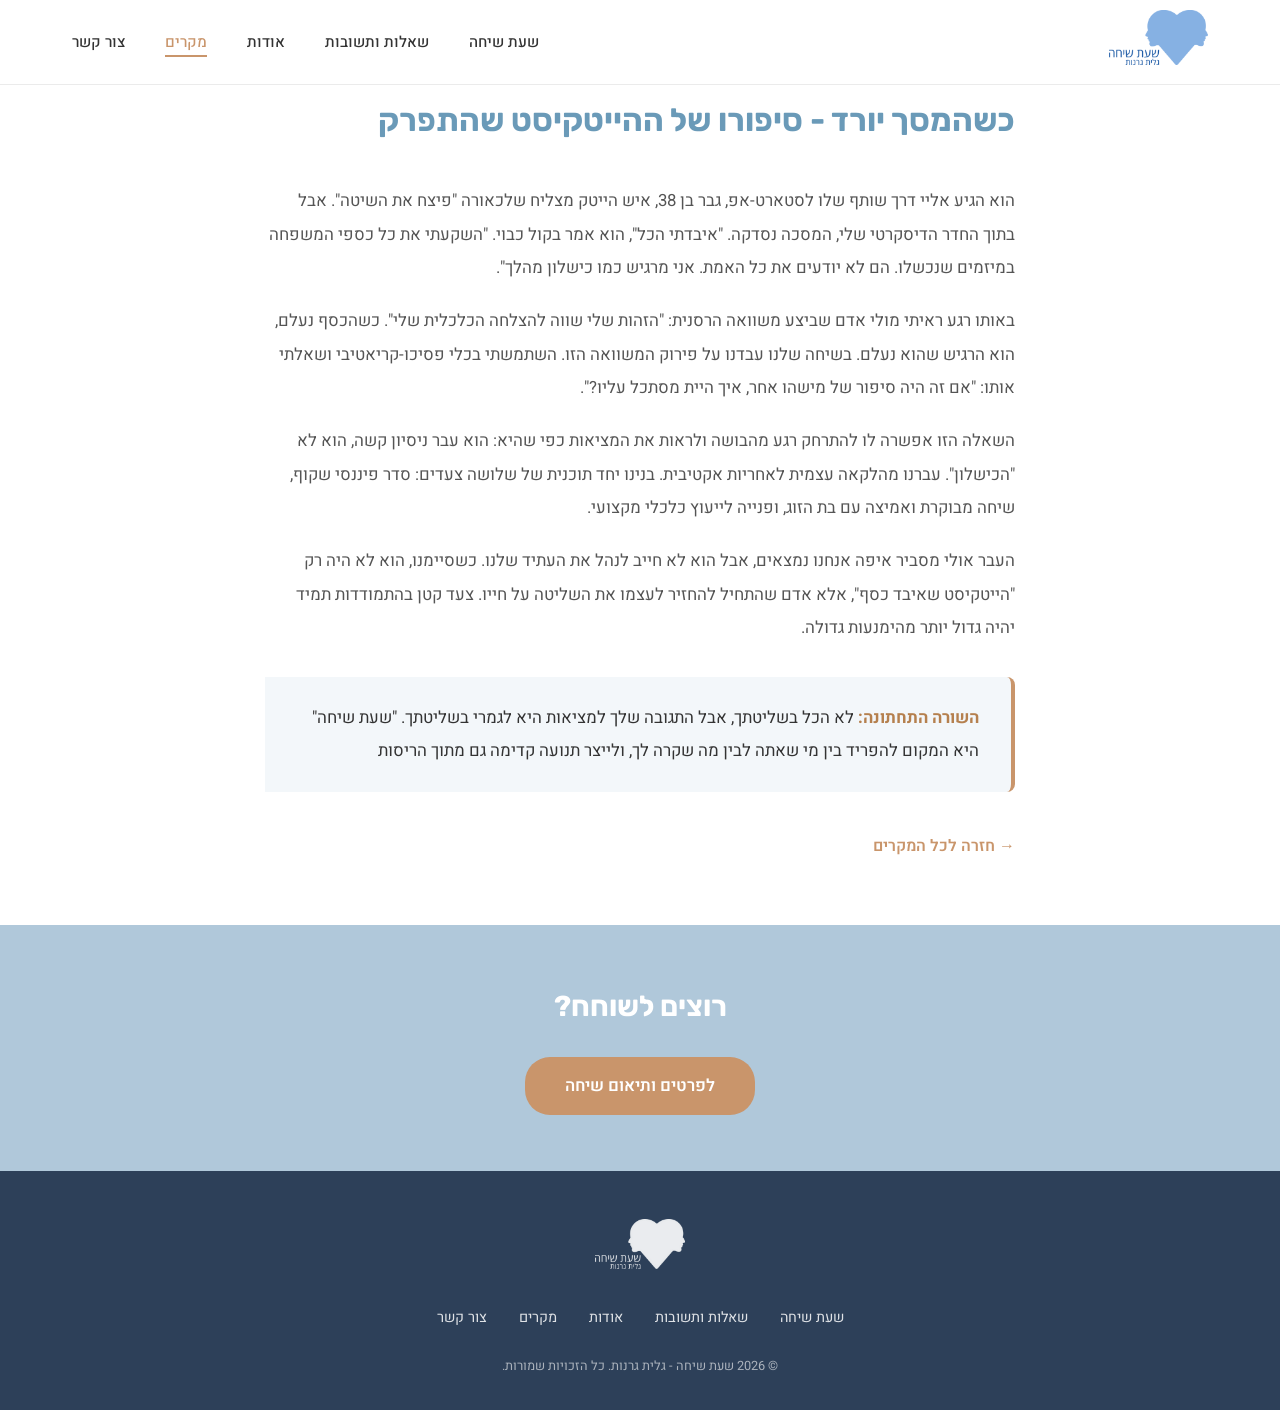
<file: cases/case-2.html>
<!DOCTYPE html>
<html lang="he" dir="rtl">
<head>
    <meta charset="UTF-8">
    <!-- Google tag (gtag.js) -->
    <script async src="https://www.googletagmanager.com/gtag/js?id=G-2E1DC24WRF"></script>
    <script>
      window.dataLayer = window.dataLayer || [];
      function gtag(){dataLayer.push(arguments);}
      gtag('js', new Date());
      gtag('config', 'G-2E1DC24WRF');
    </script>
    <meta name="viewport" content="width=device-width, initial-scale=1.0">
    <meta http-equiv="X-Content-Type-Options" content="nosniff">
    <meta http-equiv="Referrer-Policy" content="strict-origin-when-cross-origin">
    <meta http-equiv="Permissions-Policy" content="camera=(), microphone=(), geolocation=()">
    <title>כשהמסך יורד - סיפורו של ההייטקיסט שהתפרק | שעת שיחה</title>
    <meta name="description" content="סיפור מקרה מתוך שעת שיחה - סיפורו של ההייטקיסט שהתפרק">
    <link rel="canonical" href="https://shatsicha.com/cases/case-2.html">
    <meta property="og:title" content="כשהמסך יורד - סיפורו של ההייטקיסט שהתפרק | שעת שיחה">
    <meta property="og:description" content="סיפור מקרה מתוך שעת שיחה - סיפורו של ההייטקיסט שהתפרק">
    <meta property="og:url" content="https://shatsicha.com/cases/case-2.html">
    <meta property="og:type" content="article">
    <meta property="og:locale" content="he_IL">
    <meta property="og:site_name" content="שעת שיחה">
    <meta property="og:image" content="https://shatsicha.com/images/og-image.jpg">
    <link rel="preconnect" href="https://fonts.googleapis.com">
    <link rel="preconnect" href="https://fonts.gstatic.com" crossorigin>
    <link href="https://fonts.googleapis.com/css2?family=Heebo:wght@400;500;600;700&family=Rubik:wght@500;600;700&display=swap" rel="stylesheet" media="print" onload="this.media='all'">
    <noscript><link href="https://fonts.googleapis.com/css2?family=Heebo:wght@400;500;600;700&family=Rubik:wght@500;600;700&display=swap" rel="stylesheet"></noscript>
    <link rel="icon" href="data:image/svg+xml,<svg xmlns='http://www.w3.org/2000/svg' viewBox='0 0 32 32'><circle cx='16' cy='16' r='14' fill='%23B0C8DA'/><text x='16' y='22' text-anchor='middle' font-size='18' font-family='sans-serif' fill='white'>ש</text></svg>">
    <link rel="stylesheet" href="../css/styles.css">
</head>
<body>

    <!-- NAVBAR -->
    <nav class="navbar" id="navbar">
        <div class="navbar-inner">
            <a href="../index.html">
                <img src="../images/logo.png" alt="שעת שיחה לוגו" class="logo" width="310" height="172" decoding="async">
            </a>
            <ul class="nav-links" id="navLinks">
                <li><a href="../index.html">שעת שיחה</a></li>
                <li><a href="../faq.html">שאלות ותשובות</a></li>
                <li><a href="../about.html">אודות</a></li>
                <li><a href="../cases.html" class="active">מקרים</a></li>
                <li><a href="../index.html#contact">צור קשר</a></li>            </ul>
            <div class="mobile-toggle" id="mobileToggle" onclick="toggleNav()" role="button" tabindex="0" aria-label="תפריט ניווט" aria-expanded="false">
                <span></span>
                <span></span>
                <span></span>
            </div>
        </div>
    </nav>

    <!-- ARTICLE -->
    <article class="case-article">
        <div class="case-article-inner">
            <h1 class="case-article-title">כשהמסך יורד - סיפורו של ההייטקיסט שהתפרק</h1>

            <div class="case-article-content">
                <p>הוא הגיע אליי דרך שותף שלו לסטארט-אפ, גבר בן 38, איש הייטק מצליח שלכאורה "פיצח את השיטה". אבל בתוך החדר הדיסקרטי שלי, המסכה נסדקה. "איבדתי הכל", הוא אמר בקול כבוי. "השקעתי את כל כספי המשפחה במיזמים שנכשלו. הם לא יודעים את כל האמת. אני מרגיש כמו כישלון מהלך".</p>

                <p>באותו רגע ראיתי מולי אדם שביצע משוואה הרסנית: "הזהות שלי שווה להצלחה הכלכלית שלי". כשהכסף נעלם, הוא הרגיש שהוא נעלם. בשיחה שלנו עבדנו על פירוק המשוואה הזו. השתמשתי בכלי פסיכו-קריאטיבי ושאלתי אותו: "אם זה היה סיפור של מישהו אחר, איך היית מסתכל עליו?".</p>

                <p>השאלה הזו אפשרה לו להתרחק רגע מהבושה ולראות את המציאות כפי שהיא: הוא עבר ניסיון קשה, הוא לא "הכישלון". עברנו מהלקאה עצמית לאחריות אקטיבית. בנינו יחד תוכנית של שלושה צעדים: סדר פיננסי שקוף, שיחה מבוקרת ואמיצה עם בת הזוג, ופנייה לייעוץ כלכלי מקצועי.</p>

                <p>העבר אולי מסביר איפה אנחנו נמצאים, אבל הוא לא חייב לנהל את העתיד שלנו. כשסיימנו, הוא לא היה רק "הייטקיסט שאיבד כסף", אלא אדם שהתחיל להחזיר לעצמו את השליטה על חייו. צעד קטן בהתמודדות תמיד יהיה גדול יותר מהימנעות גדולה.</p>

                <blockquote class="case-bottom-line">
                    <strong>השורה התחתונה:</strong> לא הכל בשליטתך, אבל התגובה שלך למציאות היא לגמרי בשליטתך. "שעת שיחה" היא המקום להפריד בין מי שאתה לבין מה שקרה לך, ולייצר תנועה קדימה גם מתוך הריסות
                </blockquote>
            </div>

            <a href="../cases.html" class="case-back-link">&rarr; חזרה לכל המקרים</a>
        </div>
    </article>

    <!-- CTA -->
    <section class="case-cta">
        <h2 class="case-cta-heading">רוצים לשוחח?</h2>
        <a href="../index.html#contact" class="case-cta-button">לפרטים ותיאום שיחה</a>
    </section>

    <!-- FOOTER -->
    <footer class="footer">
        <a href="../index.html">
            <img src="../images/logo-white.png" alt="שעת שיחה" class="footer-logo" width="290" height="162" loading="lazy" decoding="async">
        </a>
        <ul class="footer-links">
            <li><a href="../index.html">שעת שיחה</a></li>
            <li><a href="../faq.html">שאלות ותשובות</a></li>
            <li><a href="../about.html">אודות</a></li>
            <li><a href="../cases.html">מקרים</a></li>
            <li><a href="../index.html#contact">צור קשר</a></li>        </ul>
        <p class="footer-copy">&copy; 2026 שעת שיחה - גלית גרנות. כל הזכויות שמורות.</p>
    </footer>

    <script src="../js/main.js" defer></script>

</body>
</html>
</file>
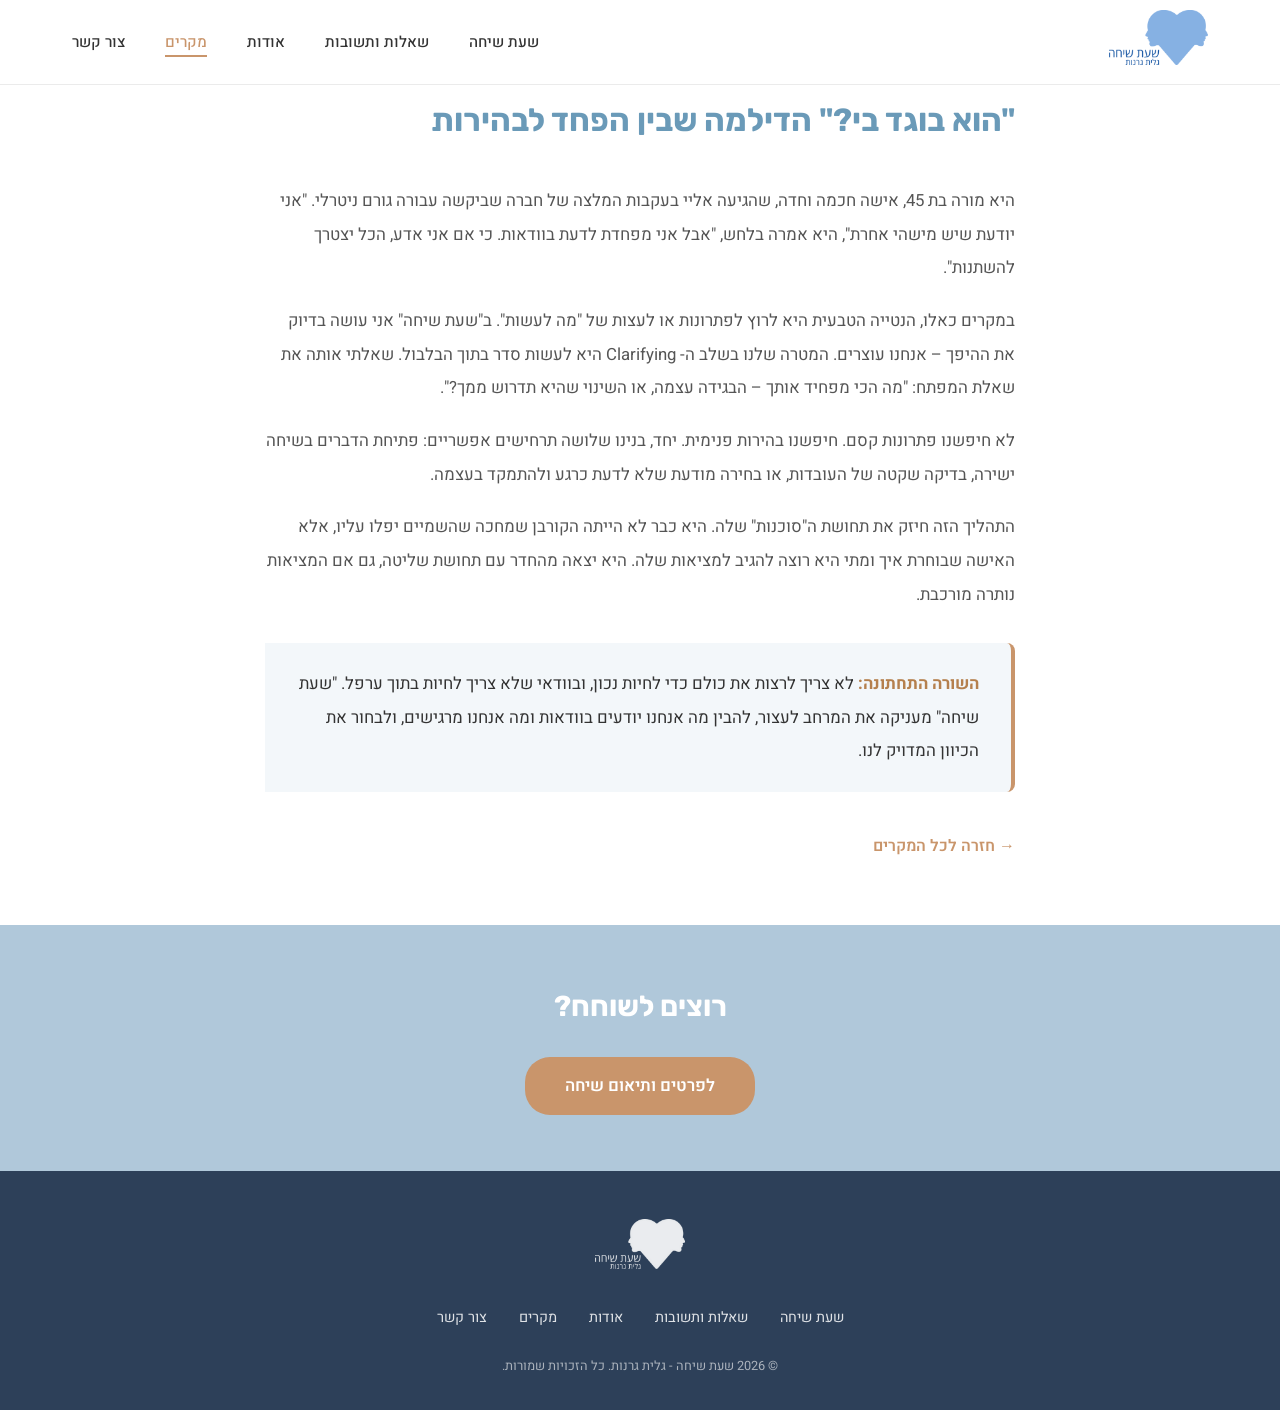
<file: cases/case-3.html>
<!DOCTYPE html>
<html lang="he" dir="rtl">
<head>
    <meta charset="UTF-8">
    <!-- Google tag (gtag.js) -->
    <script async src="https://www.googletagmanager.com/gtag/js?id=G-2E1DC24WRF"></script>
    <script>
      window.dataLayer = window.dataLayer || [];
      function gtag(){dataLayer.push(arguments);}
      gtag('js', new Date());
      gtag('config', 'G-2E1DC24WRF');
    </script>
    <meta name="viewport" content="width=device-width, initial-scale=1.0">
    <meta http-equiv="X-Content-Type-Options" content="nosniff">
    <meta http-equiv="Referrer-Policy" content="strict-origin-when-cross-origin">
    <meta http-equiv="Permissions-Policy" content="camera=(), microphone=(), geolocation=()">
    <title>"הוא בוגד בי?" הדילמה שבין הפחד לבהירות | שעת שיחה</title>
    <meta name="description" content="סיפור מקרה מתוך שעת שיחה - הדילמה שבין הפחד לבהירות">
    <link rel="canonical" href="https://shatsicha.com/cases/case-3.html">
    <meta property="og:title" content="&quot;הוא בוגד בי?&quot; הדילמה שבין הפחד לבהירות | שעת שיחה">
    <meta property="og:description" content="סיפור מקרה מתוך שעת שיחה - הדילמה שבין הפחד לבהירות">
    <meta property="og:url" content="https://shatsicha.com/cases/case-3.html">
    <meta property="og:type" content="article">
    <meta property="og:locale" content="he_IL">
    <meta property="og:site_name" content="שעת שיחה">
    <meta property="og:image" content="https://shatsicha.com/images/og-image.jpg">
    <link rel="preconnect" href="https://fonts.googleapis.com">
    <link rel="preconnect" href="https://fonts.gstatic.com" crossorigin>
    <link href="https://fonts.googleapis.com/css2?family=Heebo:wght@400;500;600;700&family=Rubik:wght@500;600;700&display=swap" rel="stylesheet" media="print" onload="this.media='all'">
    <noscript><link href="https://fonts.googleapis.com/css2?family=Heebo:wght@400;500;600;700&family=Rubik:wght@500;600;700&display=swap" rel="stylesheet"></noscript>
    <link rel="icon" href="data:image/svg+xml,<svg xmlns='http://www.w3.org/2000/svg' viewBox='0 0 32 32'><circle cx='16' cy='16' r='14' fill='%23B0C8DA'/><text x='16' y='22' text-anchor='middle' font-size='18' font-family='sans-serif' fill='white'>ש</text></svg>">
    <link rel="stylesheet" href="../css/styles.css">
</head>
<body>

    <!-- NAVBAR -->
    <nav class="navbar" id="navbar">
        <div class="navbar-inner">
            <a href="../index.html">
                <img src="../images/logo.png" alt="שעת שיחה לוגו" class="logo" width="310" height="172" decoding="async">
            </a>
            <ul class="nav-links" id="navLinks">
                <li><a href="../index.html">שעת שיחה</a></li>
                <li><a href="../faq.html">שאלות ותשובות</a></li>
                <li><a href="../about.html">אודות</a></li>
                <li><a href="../cases.html" class="active">מקרים</a></li>
                <li><a href="../index.html#contact">צור קשר</a></li>            </ul>
            <div class="mobile-toggle" id="mobileToggle" onclick="toggleNav()" role="button" tabindex="0" aria-label="תפריט ניווט" aria-expanded="false">
                <span></span>
                <span></span>
                <span></span>
            </div>
        </div>
    </nav>

    <!-- ARTICLE -->
    <article class="case-article">
        <div class="case-article-inner">
            <h1 class="case-article-title">"הוא בוגד בי?" הדילמה שבין הפחד לבהירות</h1>

            <div class="case-article-content">
                <p>היא מורה בת 45, אישה חכמה וחדה, שהגיעה אליי בעקבות המלצה של חברה שביקשה עבורה גורם ניטרלי. "אני יודעת שיש מישהי אחרת", היא אמרה בלחש, "אבל אני מפחדת לדעת בוודאות. כי אם אני אדע, הכל יצטרך להשתנות".</p>

                <p>במקרים כאלו, הנטייה הטבעית היא לרוץ לפתרונות או לעצות של "מה לעשות". ב"שעת שיחה" אני עושה בדיוק את ההיפך – אנחנו עוצרים. המטרה שלנו בשלב ה- Clarifying היא לעשות סדר בתוך הבלבול. שאלתי אותה את שאלת המפתח: "מה הכי מפחיד אותך – הבגידה עצמה, או השינוי שהיא תדרוש ממך?".</p>

                <p>לא חיפשנו פתרונות קסם. חיפשנו בהירות פנימית. יחד, בנינו שלושה תרחישים אפשריים: פתיחת הדברים בשיחה ישירה, בדיקה שקטה של העובדות, או בחירה מודעת שלא לדעת כרגע ולהתמקד בעצמה.</p>

                <p>התהליך הזה חיזק את תחושת ה"סוכנות" שלה. היא כבר לא הייתה הקורבן שמחכה שהשמיים יפלו עליו, אלא האישה שבוחרת איך ומתי היא רוצה להגיב למציאות שלה. היא יצאה מהחדר עם תחושת שליטה, גם אם המציאות נותרה מורכבת.</p>

                <blockquote class="case-bottom-line">
                    <strong>השורה התחתונה:</strong> לא צריך לרצות את כולם כדי לחיות נכון, ובוודאי שלא צריך לחיות בתוך ערפל. "שעת שיחה" מעניקה את המרחב לעצור, להבין מה אנחנו יודעים בוודאות ומה אנחנו מרגישים, ולבחור את הכיוון המדויק לנו.
                </blockquote>
            </div>

            <a href="../cases.html" class="case-back-link">&rarr; חזרה לכל המקרים</a>
        </div>
    </article>

    <!-- CTA -->
    <section class="case-cta">
        <h2 class="case-cta-heading">רוצים לשוחח?</h2>
        <a href="../index.html#contact" class="case-cta-button">לפרטים ותיאום שיחה</a>
    </section>

    <!-- FOOTER -->
    <footer class="footer">
        <a href="../index.html">
            <img src="../images/logo-white.png" alt="שעת שיחה" class="footer-logo" width="290" height="162" loading="lazy" decoding="async">
        </a>
        <ul class="footer-links">
            <li><a href="../index.html">שעת שיחה</a></li>
            <li><a href="../faq.html">שאלות ותשובות</a></li>
            <li><a href="../about.html">אודות</a></li>
            <li><a href="../cases.html">מקרים</a></li>
            <li><a href="../index.html#contact">צור קשר</a></li>        </ul>
        <p class="footer-copy">&copy; 2026 שעת שיחה - גלית גרנות. כל הזכויות שמורות.</p>
    </footer>

    <script src="../js/main.js" defer></script>

</body>
</html>
</file>
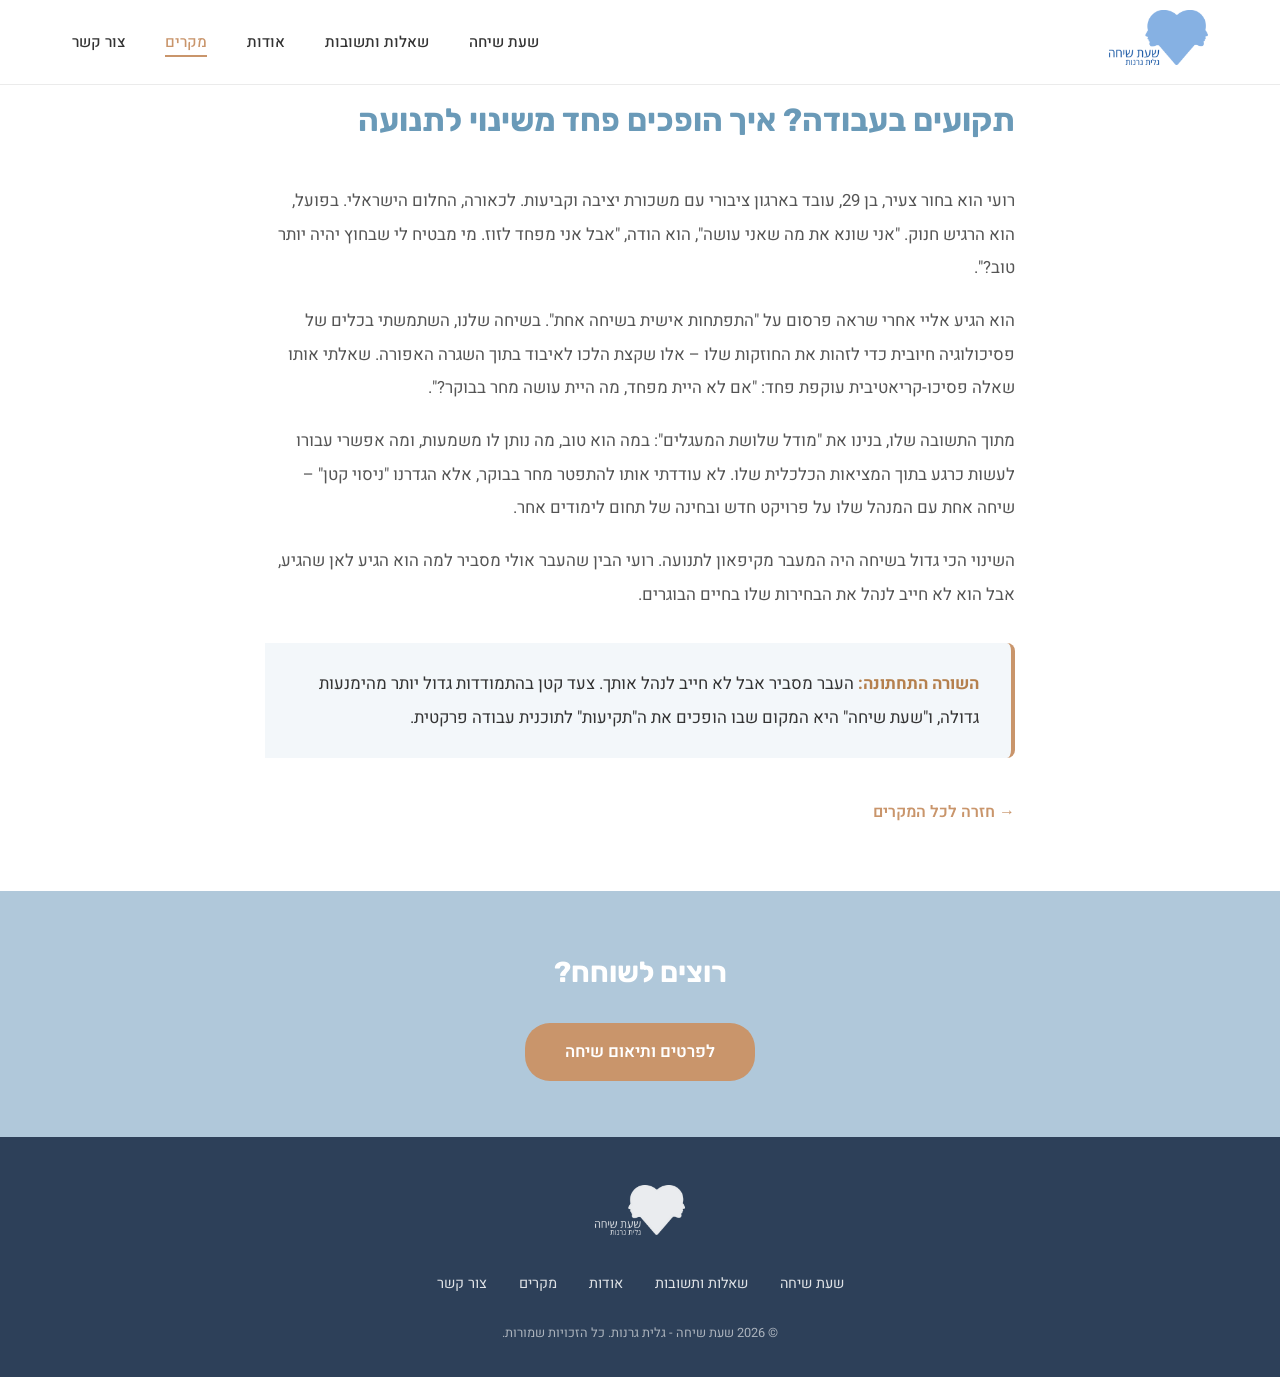
<file: cases/case-4.html>
<!DOCTYPE html>
<html lang="he" dir="rtl">
<head>
    <meta charset="UTF-8">
    <!-- Google tag (gtag.js) -->
    <script async src="https://www.googletagmanager.com/gtag/js?id=G-2E1DC24WRF"></script>
    <script>
      window.dataLayer = window.dataLayer || [];
      function gtag(){dataLayer.push(arguments);}
      gtag('js', new Date());
      gtag('config', 'G-2E1DC24WRF');
    </script>
    <meta name="viewport" content="width=device-width, initial-scale=1.0">
    <meta http-equiv="X-Content-Type-Options" content="nosniff">
    <meta http-equiv="Referrer-Policy" content="strict-origin-when-cross-origin">
    <meta http-equiv="Permissions-Policy" content="camera=(), microphone=(), geolocation=()">
    <title>תקועים בעבודה? איך הופכים פחד משינוי לתנועה | שעת שיחה</title>
    <meta name="description" content="סיפור מקרה מתוך שעת שיחה - איך הופכים פחד משינוי לתנועה">
    <link rel="canonical" href="https://shatsicha.com/cases/case-4.html">
    <meta property="og:title" content="תקועים בעבודה? איך הופכים פחד משינוי לתנועה | שעת שיחה">
    <meta property="og:description" content="סיפור מקרה מתוך שעת שיחה - איך הופכים פחד משינוי לתנועה">
    <meta property="og:url" content="https://shatsicha.com/cases/case-4.html">
    <meta property="og:type" content="article">
    <meta property="og:locale" content="he_IL">
    <meta property="og:site_name" content="שעת שיחה">
    <meta property="og:image" content="https://shatsicha.com/images/og-image.jpg">
    <link rel="preconnect" href="https://fonts.googleapis.com">
    <link rel="preconnect" href="https://fonts.gstatic.com" crossorigin>
    <link href="https://fonts.googleapis.com/css2?family=Heebo:wght@400;500;600;700&family=Rubik:wght@500;600;700&display=swap" rel="stylesheet" media="print" onload="this.media='all'">
    <noscript><link href="https://fonts.googleapis.com/css2?family=Heebo:wght@400;500;600;700&family=Rubik:wght@500;600;700&display=swap" rel="stylesheet"></noscript>
    <link rel="icon" href="data:image/svg+xml,<svg xmlns='http://www.w3.org/2000/svg' viewBox='0 0 32 32'><circle cx='16' cy='16' r='14' fill='%23B0C8DA'/><text x='16' y='22' text-anchor='middle' font-size='18' font-family='sans-serif' fill='white'>ש</text></svg>">
    <link rel="stylesheet" href="../css/styles.css">
</head>
<body>

    <!-- NAVBAR -->
    <nav class="navbar" id="navbar">
        <div class="navbar-inner">
            <a href="../index.html">
                <img src="../images/logo.png" alt="שעת שיחה לוגו" class="logo" width="310" height="172" decoding="async">
            </a>
            <ul class="nav-links" id="navLinks">
                <li><a href="../index.html">שעת שיחה</a></li>
                <li><a href="../faq.html">שאלות ותשובות</a></li>
                <li><a href="../about.html">אודות</a></li>
                <li><a href="../cases.html" class="active">מקרים</a></li>
                <li><a href="../index.html#contact">צור קשר</a></li>            </ul>
            <div class="mobile-toggle" id="mobileToggle" onclick="toggleNav()" role="button" tabindex="0" aria-label="תפריט ניווט" aria-expanded="false">
                <span></span>
                <span></span>
                <span></span>
            </div>
        </div>
    </nav>

    <!-- ARTICLE -->
    <article class="case-article">
        <div class="case-article-inner">
            <h1 class="case-article-title">תקועים בעבודה? איך הופכים פחד משינוי לתנועה</h1>

            <div class="case-article-content">
                <p>רועי הוא בחור צעיר, בן 29, עובד בארגון ציבורי עם משכורת יציבה וקביעות. לכאורה, החלום הישראלי. בפועל, הוא הרגיש חנוק. "אני שונא את מה שאני עושה", הוא הודה, "אבל אני מפחד לזוז. מי מבטיח לי שבחוץ יהיה יותר טוב?".</p>

                <p>הוא הגיע אליי אחרי שראה פרסום על "התפתחות אישית בשיחה אחת". בשיחה שלנו, השתמשתי בכלים של פסיכולוגיה חיובית כדי לזהות את החוזקות שלו – אלו שקצת הלכו לאיבוד בתוך השגרה האפורה. שאלתי אותו שאלה פסיכו-קריאטיבית עוקפת פחד: "אם לא היית מפחד, מה היית עושה מחר בבוקר?".</p>

                <p>מתוך התשובה שלו, בנינו את "מודל שלושת המעגלים": במה הוא טוב, מה נותן לו משמעות, ומה אפשרי עבורו לעשות כרגע בתוך המציאות הכלכלית שלו. לא עודדתי אותו להתפטר מחר בבוקר, אלא הגדרנו "ניסוי קטן" – שיחה אחת עם המנהל שלו על פרויקט חדש ובחינה של תחום לימודים אחר.</p>

                <p>השינוי הכי גדול בשיחה היה המעבר מקיפאון לתנועה. רועי הבין שהעבר אולי מסביר למה הוא הגיע לאן שהגיע, אבל הוא לא חייב לנהל את הבחירות שלו בחיים הבוגרים.</p>

                <blockquote class="case-bottom-line">
                    <strong>השורה התחתונה:</strong> העבר מסביר אבל לא חייב לנהל אותך. צעד קטן בהתמודדות גדול יותר מהימנעות גדולה, ו"שעת שיחה" היא המקום שבו הופכים את ה"תקיעות" לתוכנית עבודה פרקטית.
                </blockquote>
            </div>

            <a href="../cases.html" class="case-back-link">&rarr; חזרה לכל המקרים</a>
        </div>
    </article>

    <!-- CTA -->
    <section class="case-cta">
        <h2 class="case-cta-heading">רוצים לשוחח?</h2>
        <a href="../index.html#contact" class="case-cta-button">לפרטים ותיאום שיחה</a>
    </section>

    <!-- FOOTER -->
    <footer class="footer">
        <a href="../index.html">
            <img src="../images/logo-white.png" alt="שעת שיחה" class="footer-logo" width="290" height="162" loading="lazy" decoding="async">
        </a>
        <ul class="footer-links">
            <li><a href="../index.html">שעת שיחה</a></li>
            <li><a href="../faq.html">שאלות ותשובות</a></li>
            <li><a href="../about.html">אודות</a></li>
            <li><a href="../cases.html">מקרים</a></li>
            <li><a href="../index.html#contact">צור קשר</a></li>        </ul>
        <p class="footer-copy">&copy; 2026 שעת שיחה - גלית גרנות. כל הזכויות שמורות.</p>
    </footer>

    <script src="../js/main.js" defer></script>

</body>
</html>
</file>
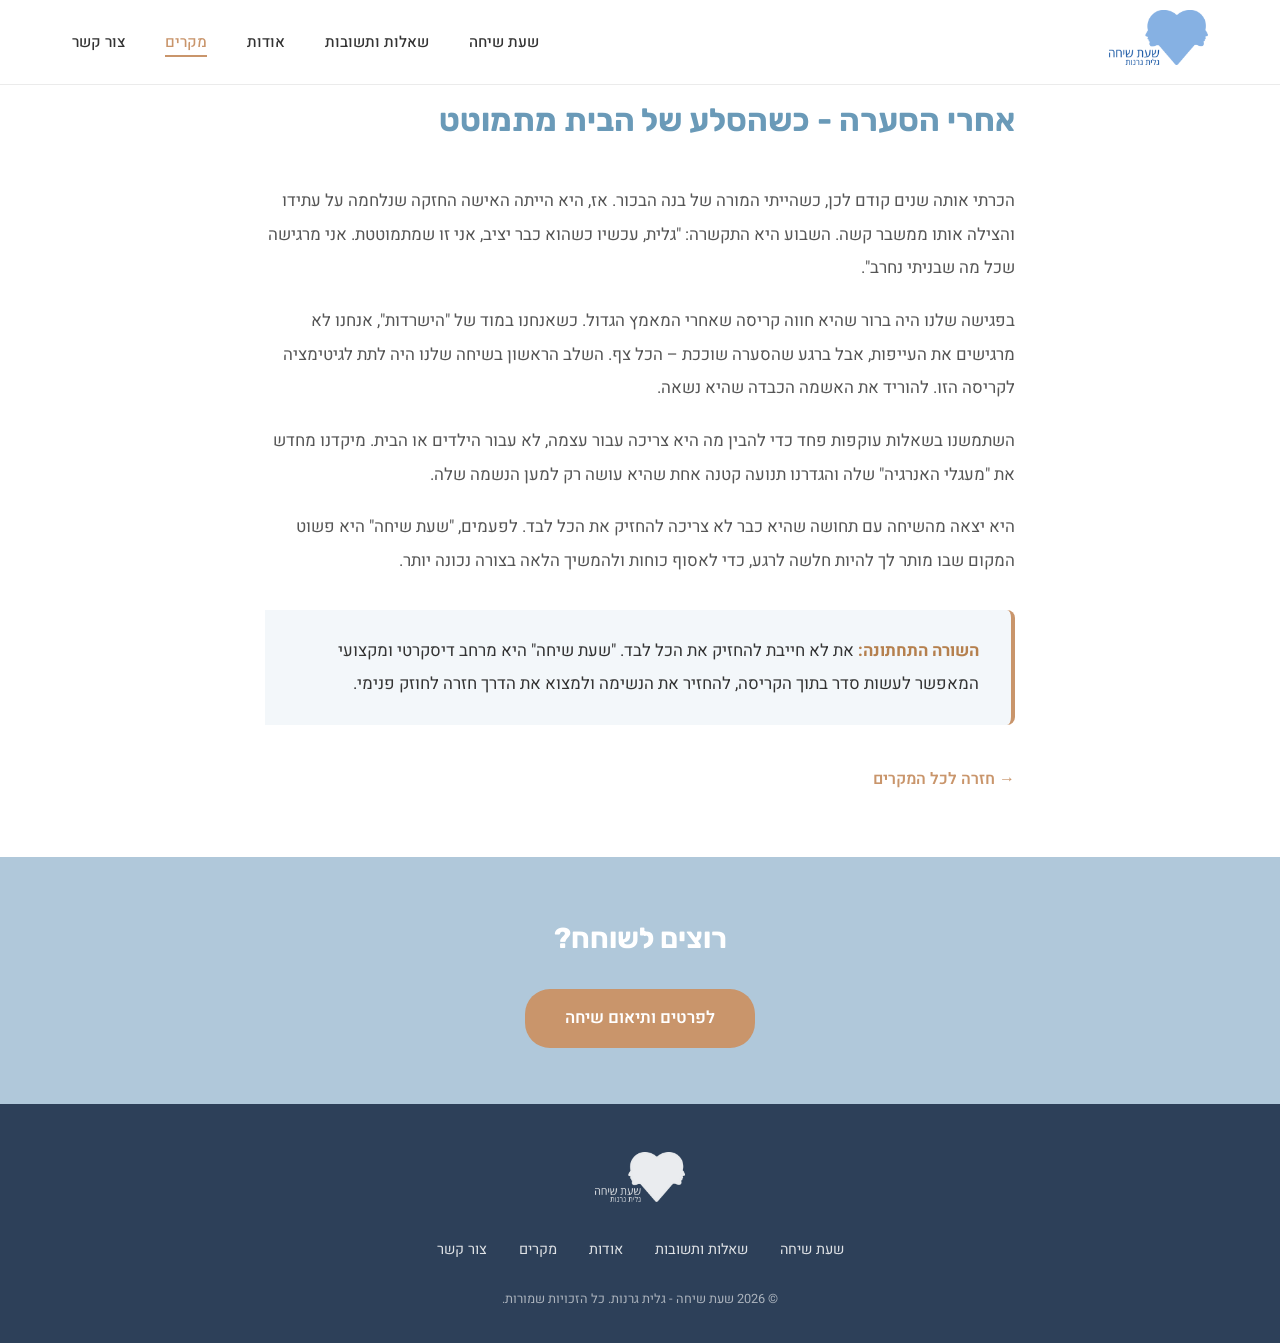
<file: cases/case-5.html>
<!DOCTYPE html>
<html lang="he" dir="rtl">
<head>
    <meta charset="UTF-8">
    <!-- Google tag (gtag.js) -->
    <script async src="https://www.googletagmanager.com/gtag/js?id=G-2E1DC24WRF"></script>
    <script>
      window.dataLayer = window.dataLayer || [];
      function gtag(){dataLayer.push(arguments);}
      gtag('js', new Date());
      gtag('config', 'G-2E1DC24WRF');
    </script>
    <meta name="viewport" content="width=device-width, initial-scale=1.0">
    <meta http-equiv="X-Content-Type-Options" content="nosniff">
    <meta http-equiv="Referrer-Policy" content="strict-origin-when-cross-origin">
    <meta http-equiv="Permissions-Policy" content="camera=(), microphone=(), geolocation=()">
    <title>אחרי הסערה - כשהסלע של הבית מתמוטט | שעת שיחה</title>
    <meta name="description" content="סיפור מקרה מתוך שעת שיחה - כשהסלע של הבית מתמוטט">
    <link rel="canonical" href="https://shatsicha.com/cases/case-5.html">
    <meta property="og:title" content="אחרי הסערה - כשהסלע של הבית מתמוטט | שעת שיחה">
    <meta property="og:description" content="סיפור מקרה מתוך שעת שיחה - כשהסלע של הבית מתמוטט">
    <meta property="og:url" content="https://shatsicha.com/cases/case-5.html">
    <meta property="og:type" content="article">
    <meta property="og:locale" content="he_IL">
    <meta property="og:site_name" content="שעת שיחה">
    <meta property="og:image" content="https://shatsicha.com/images/og-image.jpg">
    <link rel="preconnect" href="https://fonts.googleapis.com">
    <link rel="preconnect" href="https://fonts.gstatic.com" crossorigin>
    <link href="https://fonts.googleapis.com/css2?family=Heebo:wght@400;500;600;700&family=Rubik:wght@500;600;700&display=swap" rel="stylesheet" media="print" onload="this.media='all'">
    <noscript><link href="https://fonts.googleapis.com/css2?family=Heebo:wght@400;500;600;700&family=Rubik:wght@500;600;700&display=swap" rel="stylesheet"></noscript>
    <link rel="icon" href="data:image/svg+xml,<svg xmlns='http://www.w3.org/2000/svg' viewBox='0 0 32 32'><circle cx='16' cy='16' r='14' fill='%23B0C8DA'/><text x='16' y='22' text-anchor='middle' font-size='18' font-family='sans-serif' fill='white'>ש</text></svg>">
    <link rel="stylesheet" href="../css/styles.css">
</head>
<body>

    <!-- NAVBAR -->
    <nav class="navbar" id="navbar">
        <div class="navbar-inner">
            <a href="../index.html">
                <img src="../images/logo.png" alt="שעת שיחה לוגו" class="logo" width="310" height="172" decoding="async">
            </a>
            <ul class="nav-links" id="navLinks">
                <li><a href="../index.html">שעת שיחה</a></li>
                <li><a href="../faq.html">שאלות ותשובות</a></li>
                <li><a href="../about.html">אודות</a></li>
                <li><a href="../cases.html" class="active">מקרים</a></li>
                <li><a href="../index.html#contact">צור קשר</a></li>            </ul>
            <div class="mobile-toggle" id="mobileToggle" onclick="toggleNav()" role="button" tabindex="0" aria-label="תפריט ניווט" aria-expanded="false">
                <span></span>
                <span></span>
                <span></span>
            </div>
        </div>
    </nav>

    <!-- ARTICLE -->
    <article class="case-article">
        <div class="case-article-inner">
            <h1 class="case-article-title">אחרי הסערה - כשהסלע של הבית מתמוטט</h1>

            <div class="case-article-content">
                <p>הכרתי אותה שנים קודם לכן, כשהייתי המורה של בנה הבכור. אז, היא הייתה האישה החזקה שנלחמה על עתידו והצילה אותו ממשבר קשה. השבוע היא התקשרה: "גלית, עכשיו כשהוא כבר יציב, אני זו שמתמוטטת. אני מרגישה שכל מה שבניתי נחרב".</p>

                <p>בפגישה שלנו היה ברור שהיא חווה קריסה שאחרי המאמץ הגדול. כשאנחנו במוד של "הישרדות", אנחנו לא מרגישים את העייפות, אבל ברגע שהסערה שוככת – הכל צף. השלב הראשון בשיחה שלנו היה לתת לגיטימציה לקריסה הזו. להוריד את האשמה הכבדה שהיא נשאה.</p>

                <p>השתמשנו בשאלות עוקפות פחד כדי להבין מה היא צריכה עבור עצמה, לא עבור הילדים או הבית. מיקדנו מחדש את "מעגלי האנרגיה" שלה והגדרנו תנועה קטנה אחת שהיא עושה רק למען הנשמה שלה.</p>

                <p>היא יצאה מהשיחה עם תחושה שהיא כבר לא צריכה להחזיק את הכל לבד. לפעמים, "שעת שיחה" היא פשוט המקום שבו מותר לך להיות חלשה לרגע, כדי לאסוף כוחות ולהמשיך הלאה בצורה נכונה יותר.</p>

                <blockquote class="case-bottom-line">
                    <strong>השורה התחתונה:</strong> את לא חייבת להחזיק את הכל לבד. "שעת שיחה" היא מרחב דיסקרטי ומקצועי המאפשר לעשות סדר בתוך הקריסה, להחזיר את הנשימה ולמצוא את הדרך חזרה לחוזק פנימי.
                </blockquote>
            </div>

            <a href="../cases.html" class="case-back-link">&rarr; חזרה לכל המקרים</a>
        </div>
    </article>

    <!-- CTA -->
    <section class="case-cta">
        <h2 class="case-cta-heading">רוצים לשוחח?</h2>
        <a href="../index.html#contact" class="case-cta-button">לפרטים ותיאום שיחה</a>
    </section>

    <!-- FOOTER -->
    <footer class="footer">
        <a href="../index.html">
            <img src="../images/logo-white.png" alt="שעת שיחה" class="footer-logo" width="290" height="162" loading="lazy" decoding="async">
        </a>
        <ul class="footer-links">
            <li><a href="../index.html">שעת שיחה</a></li>
            <li><a href="../faq.html">שאלות ותשובות</a></li>
            <li><a href="../about.html">אודות</a></li>
            <li><a href="../cases.html">מקרים</a></li>
            <li><a href="../index.html#contact">צור קשר</a></li>        </ul>
        <p class="footer-copy">&copy; 2026 שעת שיחה - גלית גרנות. כל הזכויות שמורות.</p>
    </footer>

    <script src="../js/main.js" defer></script>

</body>
</html>
</file>
<file: css/styles.css>
:root {
    --blue: #B0C8DA;
    --blue-dark: #8FB0C6;
    --heading-blue: #6A9AB8;
    --accent: #C9956B;
    --accent-dark: #B5804E;
    --text-gray: #555555;
    --text-dark: #333333;
    --white: #FFFFFF;
    --footer-bg: #2D4059;
    --shadow-soft: 0 2px 20px rgba(0,0,0,0.06);
    --transition: 0.3s ease;
}

*, *::before, *::after {
    margin: 0;
    padding: 0;
    box-sizing: border-box;
}

html {
    scroll-behavior: smooth;
    scroll-padding-top: 80px;
}

body {
    font-family: 'Heebo', sans-serif;
    background: var(--white);
    color: var(--text-dark);
    line-height: 1.8;
    overflow-x: hidden;
}

h1, h2 {
    font-family: 'Rubik', 'Heebo', sans-serif;
}

/* ─── NAVBAR ─── */
.navbar {
    position: fixed;
    top: 0;
    right: 0;
    left: 0;
    z-index: 1000;
    background: var(--white);
    border-bottom: 1px solid rgba(0,0,0,0.08);
    transition: box-shadow var(--transition);
}

.navbar.scrolled {
    box-shadow: var(--shadow-soft);
}

.navbar-inner {
    max-width: 1200px;
    margin: 0 auto;
    padding: 0.6rem 2rem;
    display: flex;
    align-items: center;
    justify-content: space-between;
}

.logo {
    height: 55px;
    width: auto;
    transition: transform var(--transition);
}

.logo:hover {
    transform: scale(1.03);
}

.nav-links {
    display: flex;
    gap: 2.5rem;
    list-style: none;
}

.nav-links a {
    text-decoration: none;
    color: var(--text-dark);
    font-weight: 500;
    font-size: 0.95rem;
    position: relative;
    padding-bottom: 4px;
    transition: color var(--transition);
}

.nav-links a::after {
    content: '';
    position: absolute;
    bottom: 0;
    right: 0;
    width: 0;
    height: 2px;
    background: var(--accent);
    transition: width var(--transition);
}

.nav-links a:hover {
    color: var(--accent);
}

.nav-links a:hover::after,
.nav-links a.active::after {
    width: 100%;
}

.nav-links a.active {
    color: var(--accent);
}

.mobile-toggle {
    display: none;
    flex-direction: column;
    gap: 5px;
    cursor: pointer;
    padding: 8px;
}

.mobile-toggle span {
    width: 26px;
    height: 2px;
    background: var(--text-dark);
    border-radius: 2px;
    transition: var(--transition);
}

/* ─── HERO SECTION ─── */
.hero {
    background: var(--blue) url('../images/hero-bg.jpg') center/cover no-repeat;
    padding-top: 80px;
    position: relative;
    overflow: hidden;
}

.hero-inner {
    max-width: 1200px;
    margin: 0 auto;
    padding: 4rem 2rem;
    display: grid;
    grid-template-columns: 1.2fr 1fr;
    gap: 4rem;
    align-items: center;
}

.hero-text {
    color: var(--white);
    animation: fadeInRight 0.8s ease-out;
}

.hero-title {
    font-size: clamp(2.5rem, 5vw, 3.5rem);
    font-weight: 700;
    color: var(--white);
    line-height: 1.2;
    margin-bottom: 1rem;
}

.hero-subtitle {
    font-size: clamp(1rem, 2vw, 1.15rem);
    font-weight: 600;
    color: var(--white);
    margin-bottom: 1.5rem;
    line-height: 1.6;
}

.hero-desc {
    font-size: 1rem;
    color: var(--white);
    line-height: 2;
    opacity: 0.92;
}

.hero-illustration {
    display: flex;
    justify-content: center;
    align-items: center;
    animation: fadeInLeft 0.8s ease-out 0.2s both;
    min-width: 0;
    overflow: visible;
}

.hero-illustration svg {
    width: 100%;
    max-width: 480px;
    height: auto;
    flex-shrink: 0;
}

/* ─── ABOUT SECTION ─── */
.about {
    background: var(--blue);
    padding: 2rem 2rem 5rem;
    position: relative;
}

.about-inner {
    max-width: 1200px;
    margin: 0 auto;
    display: grid;
    grid-template-columns: 1fr 1.2fr;
    gap: 3rem;
    align-items: center;
}

.about-image-wrapper {
    display: flex;
    justify-content: center;
}

.about-portrait {
    width: 320px;
    height: 320px;
    object-fit: cover;
    border: 5px solid var(--white);
    border-radius: 4px;
    box-shadow: 0 8px 30px rgba(0,0,0,0.15);
}

.about-text-wrapper {
    color: var(--white);
}

.about-name {
    font-size: 1.8rem;
    font-weight: 700;
    color: var(--white);
    margin-bottom: 1rem;
}

.about-bio {
    font-size: 1.05rem;
    color: var(--white);
    line-height: 2;
    opacity: 0.92;
}

.social-links {
    display: flex;
    gap: 0.8rem;
    margin-top: 1.2rem;
}

.social-btn {
    display: flex;
    align-items: center;
    justify-content: center;
    width: 42px;
    height: 42px;
    border-radius: 50%;
    background: rgba(255, 255, 255, 0.15);
    color: var(--white);
    text-decoration: none;
    transition: background var(--transition), transform var(--transition);
}

.social-btn:hover {
    background: rgba(255, 255, 255, 0.3);
    transform: translateY(-2px);
}

/* ─── CONTACT SECTION ─── */
.contact {
    padding: 5rem 2rem;
    background: var(--white) url('../images/contact-bg.jpg') center/cover no-repeat;
    position: relative;
    overflow: hidden;
}

.contact-inner {
    max-width: 1100px;
    margin: 0 auto;
    display: grid;
    grid-template-columns: 1fr 1fr;
    gap: 3rem;
    align-items: start;
}

.contact-form-wrapper {
    position: relative;
}

.contact-heading {
    font-size: clamp(1.8rem, 3vw, 2.4rem);
    font-weight: 700;
    color: var(--heading-blue);
    margin-bottom: 2rem;
    text-align: center;
}

.booking-cta {
    text-align: center;
    margin-bottom: 1.5rem;
}

.booking-label {
    font-size: 1rem;
    color: var(--text-gray);
    margin-bottom: 0.8rem;
}

.btn-booking {
    display: inline-block;
    width: 100%;
    max-width: 320px;
    padding: 14px 2rem;
    background: var(--accent);
    color: var(--white);
    border: none;
    border-radius: 25px;
    font-family: 'Heebo', sans-serif;
    font-size: 1.1rem;
    font-weight: 600;
    cursor: pointer;
    transition: background var(--transition), transform var(--transition), box-shadow var(--transition);
    box-shadow: 0 2px 8px rgba(201, 149, 107, 0.3);
}

.btn-booking:hover {
    background: var(--accent-dark);
    transform: translateY(-2px);
    box-shadow: 0 4px 14px rgba(201, 149, 107, 0.4);
}

.btn-booking:active {
    transform: translateY(0);
    box-shadow: 0 1px 4px rgba(201, 149, 107, 0.3);
}

.contact-divider {
    display: flex;
    align-items: center;
    gap: 1rem;
    margin-bottom: 1.5rem;
    max-width: 500px;
}

.contact-divider::before,
.contact-divider::after {
    content: '';
    flex: 1;
    height: 1px;
    background: var(--blue);
    opacity: 0.5;
}

.contact-divider span {
    font-size: 0.9rem;
    color: var(--text-gray);
    white-space: nowrap;
}

.contact-form {
    max-width: 500px;
}

.form-row {
    display: grid;
    grid-template-columns: 1fr 1fr;
    gap: 1rem;
}

.form-group {
    margin-bottom: 1rem;
    text-align: right;
}

.form-group label {
    display: block;
    font-size: 0.85rem;
    font-weight: 500;
    color: var(--text-gray);
    margin-bottom: 0.3rem;
}

.form-group input,
.form-group textarea {
    width: 100%;
    padding: 10px 14px;
    border: 1.5px solid var(--blue);
    border-radius: 20px;
    font-family: 'Heebo', sans-serif;
    font-size: 0.95rem;
    color: var(--text-dark);
    background: var(--white);
    transition: border-color var(--transition), box-shadow var(--transition);
    direction: rtl;
}

.form-group input::placeholder,
.form-group textarea::placeholder {
    color: #aaa;
}

.form-group input:focus,
.form-group textarea:focus {
    outline: none;
    border-color: var(--accent);
    box-shadow: 0 0 0 3px rgba(201, 149, 107, 0.15);
}

.form-group textarea {
    resize: vertical;
    min-height: 80px;
    border-radius: 12px;
}

.btn-submit {
    display: block;
    width: 100%;
    padding: 12px;
    background: var(--accent);
    color: var(--white);
    border: none;
    border-radius: 25px;
    font-family: 'Heebo', sans-serif;
    font-size: 1rem;
    font-weight: 600;
    cursor: pointer;
    transition: background var(--transition), transform var(--transition);
    margin-top: 0.5rem;
}

.btn-submit:hover {
    background: var(--accent-dark);
    transform: translateY(-1px);
}

.form-success {
    display: none;
    padding: 1.5rem;
    text-align: center;
    color: var(--heading-blue);
    font-weight: 600;
    font-size: 1.1rem;
}

.contact-illustration {
    display: flex;
    justify-content: center;
    align-items: center;
}

.contact-illustration svg {
    width: 100%;
    max-width: 400px;
    height: auto;
}

/* ─── FOOTER ─── */
.footer {
    background: var(--footer-bg);
    padding: 3rem 2rem 2rem;
    text-align: center;
}

.footer-logo {
    height: 50px;
    width: auto;
    margin-bottom: 1.5rem;
    opacity: 0.9;
}

.footer-links {
    display: flex;
    justify-content: center;
    gap: 2rem;
    list-style: none;
    margin-bottom: 1.5rem;
    flex-wrap: wrap;
}

.footer-links a {
    color: rgba(255,255,255,0.85);
    text-decoration: none;
    font-size: 0.9rem;
    transition: color var(--transition);
}

.footer-links a:hover {
    color: var(--white);
}

.footer-copy {
    color: rgba(255,255,255,0.6);
    font-size: 0.8rem;
}

/* ─── FAQ PAGE ─── */
.faq-page {
    padding: 6rem 2rem 4rem;
    min-height: 70vh;
}

.faq-page-inner {
    max-width: 750px;
    margin: 0 auto;
}

.faq-page-title {
    font-size: clamp(1.8rem, 3.5vw, 2.4rem);
    font-weight: 700;
    color: var(--heading-blue);
    text-align: center;
    margin-bottom: 3rem;
}

.faq-item {
    border-bottom: 1px solid #e0e0e0;
}

.faq-item:first-child {
    border-top: 1px solid #e0e0e0;
}

.faq-question {
    width: 100%;
    display: flex;
    flex-direction: row-reverse;
    align-items: center;
    justify-content: space-between;
    padding: 1.3rem 0.5rem;
    background: none;
    border: none;
    cursor: pointer;
    font-family: 'Heebo', sans-serif;
    font-size: 1.05rem;
    font-weight: 600;
    color: var(--text-dark);
    text-align: right;
    transition: color var(--transition);
}

.faq-question:hover {
    color: var(--accent);
}

.faq-question-text {
    flex: 1;
    text-align: right;
}

.faq-chevron {
    flex-shrink: 0;
    display: flex;
    align-items: center;
    margin-left: 0;
    margin-right: 0;
    color: var(--text-gray);
    transition: transform var(--transition);
}

.faq-item.open .faq-chevron {
    transform: rotate(180deg);
}

.faq-answer {
    max-height: 0;
    overflow: hidden;
    transition: max-height 0.4s ease;
}

.faq-item.open .faq-answer {
    max-height: 800px;
}

.faq-list {
    list-style: disc;
    padding-right: 1.2rem;
    padding-left: 0;
    margin: 0;
    overflow-wrap: break-word;
    word-wrap: break-word;
}

.faq-list li {
    margin-bottom: 0.8rem;
    line-height: 1.9;
    padding-left: 0;
}

.faq-list li:last-child {
    margin-bottom: 0;
}

.faq-answer-inner {
    padding: 0 0.5rem 1.3rem;
    font-size: 1rem;
    color: var(--text-gray);
    line-height: 1.9;
    text-align: right;
    direction: rtl;
    overflow-wrap: break-word;
    word-wrap: break-word;
}

/* ─── CASES LISTING PAGE ─── */
.cases-page {
    padding: 6rem 2rem 4rem;
    min-height: 70vh;
}

.cases-page-inner {
    max-width: 800px;
    margin: 0 auto;
}

.cases-page-title {
    font-size: clamp(1.8rem, 3.5vw, 2.4rem);
    font-weight: 700;
    color: var(--heading-blue);
    text-align: center;
    margin-bottom: 3rem;
}

.cases-grid {
    display: flex;
    flex-direction: column;
    gap: 1.5rem;
}

.case-card {
    display: block;
    text-decoration: none;
    background: var(--white);
    border: 1px solid #e0e0e0;
    border-radius: 12px;
    padding: 1.8rem 2rem;
    transition: border-color var(--transition), box-shadow var(--transition), transform var(--transition);
}

.case-card:hover {
    border-color: var(--accent);
    box-shadow: 0 6px 24px rgba(201, 149, 107, 0.18);
    transform: translateY(-3px);
}

.case-card-title {
    font-family: 'Rubik', 'Heebo', sans-serif;
    font-size: 1.15rem;
    font-weight: 700;
    color: var(--text-dark);
    margin-bottom: 0.8rem;
    line-height: 1.6;
    transition: color var(--transition);
}

.case-card:hover .case-card-title {
    color: var(--accent-dark);
}

.case-card-preview {
    font-size: 0.95rem;
    color: var(--text-gray);
    line-height: 1.8;
    margin-bottom: 0.8rem;
}

.case-card-link {
    font-size: 0.9rem;
    font-weight: 600;
    color: var(--accent);
    transition: color var(--transition);
}

.case-card:hover .case-card-link {
    color: var(--accent-dark);
}

/* ─── CASE ARTICLE PAGE ─── */
.case-article {
    padding: 6rem 2rem 4rem;
    min-height: 70vh;
}

.case-article-inner {
    max-width: 750px;
    margin: 0 auto;
}

.case-article-title {
    font-size: clamp(1.5rem, 3vw, 2rem);
    font-weight: 700;
    color: var(--heading-blue);
    text-align: right;
    margin-bottom: 2.5rem;
    line-height: 1.5;
}

.case-article-content p {
    font-size: 1.05rem;
    color: var(--text-gray);
    line-height: 2;
    text-align: right;
    direction: rtl;
    margin-bottom: 1.2rem;
}

.case-bottom-line {
    background: rgba(176, 200, 218, 0.15);
    border-right: 4px solid var(--accent);
    border-left: none;
    padding: 1.5rem 2rem;
    margin: 2rem 0 0;
    border-radius: 0 8px 8px 0;
    font-size: 1.05rem;
    color: var(--text-dark);
    line-height: 2;
}

.case-bottom-line strong {
    color: var(--accent-dark);
}

.case-back-link {
    display: inline-block;
    margin-top: 2.5rem;
    font-size: 1rem;
    font-weight: 600;
    color: var(--accent);
    text-decoration: none;
    transition: color var(--transition);
}

.case-back-link:hover {
    color: var(--accent-dark);
}

/* ─── CASE CTA SECTION ─── */
.case-cta {
    background: var(--blue);
    padding: 3.5rem 2rem;
    text-align: center;
}

.case-cta-heading {
    color: var(--white);
    font-size: 1.8rem;
    font-weight: 700;
    margin-bottom: 1.5rem;
}

.case-cta-button {
    display: inline-block;
    padding: 14px 40px;
    background: var(--accent);
    color: var(--white);
    text-decoration: none;
    border-radius: 25px;
    font-family: 'Heebo', sans-serif;
    font-size: 1.05rem;
    font-weight: 600;
    transition: background var(--transition), transform var(--transition);
}

.case-cta-button:hover {
    background: var(--accent-dark);
    transform: translateY(-2px);
}

/* ─── ABOUT PAGE ─── */
.about-page {
    padding: 6rem 2rem 4rem;
    min-height: 70vh;
}

.about-page-inner {
    max-width: 750px;
    margin: 0 auto;
}

.about-page-title {
    font-size: clamp(1.8rem, 3.5vw, 2.4rem);
    font-weight: 700;
    color: var(--heading-blue);
    text-align: center;
    margin-bottom: 3rem;
}

.about-page-content p {
    font-size: 1.05rem;
    color: var(--text-gray);
    line-height: 2;
    text-align: right;
    direction: rtl;
    margin-bottom: 1.6rem;
}

.about-page-callout {
    background: rgba(201, 149, 107, 0.1);
    border-right: 4px solid var(--accent);
    border-left: none;
    padding: 1.5rem 2rem;
    margin-top: 1rem;
    border-radius: 0 8px 8px 0;
    font-size: 1.1rem;
    color: var(--text-dark);
    line-height: 2;
    font-weight: 500;
}

/* ─── ANIMATIONS ─── */
@keyframes fadeInRight {
    from { opacity: 0; transform: translateX(40px); }
    to { opacity: 1; transform: translateX(0); }
}

@keyframes fadeInLeft {
    from { opacity: 0; transform: translateX(-40px); }
    to { opacity: 1; transform: translateX(0); }
}

.reveal {
    opacity: 0;
    transform: translateY(25px);
    transition: opacity 0.7s ease, transform 0.7s ease;
}

.reveal.visible {
    opacity: 1;
    transform: translateY(0);
}

/* ─── RESPONSIVE ─── */
@media (max-width: 768px) {
    .hero-inner {
        grid-template-columns: 1fr;
        text-align: center;
        gap: 2rem;
        padding-top: 2rem;
    }

    .hero-illustration {
        order: -1;
    }

    .hero-illustration svg {
        max-width: 300px;
    }

    .about-inner {
        grid-template-columns: 1fr;
        text-align: center;
        gap: 2rem;
    }

    .about-image-wrapper {
        order: -1;
    }

    .about-portrait {
        width: 250px;
        height: 250px;
    }

    .contact-inner {
        grid-template-columns: 1fr;
    }

    .contact-illustration {
        order: -1;
    }

    .contact-illustration svg {
        max-width: 250px;
    }

    .form-row {
        grid-template-columns: 1fr;
    }

    .nav-links {
        display: none;
        position: absolute;
        top: 100%;
        right: 0;
        left: 0;
        background: var(--white);
        flex-direction: column;
        align-items: center;
        padding: 1.5rem;
        gap: 1.2rem;
        border-bottom: 1px solid rgba(0,0,0,0.08);
        box-shadow: 0 4px 12px rgba(0,0,0,0.05);
    }

    .nav-links.open {
        display: flex;
    }

    .mobile-toggle {
        display: flex;
    }

    .case-card {
        padding: 1.4rem 1.5rem;
    }

    .faq-page {
        padding: 6rem 1rem 4rem;
    }

    .faq-answer-inner {
        padding: 0 0.3rem 1.3rem;
        font-size: 0.93rem;
    }

    .faq-list {
        padding-right: 1rem;
        font-size: 0.93rem;
    }

    .faq-list li {
        line-height: 1.8;
        margin-bottom: 1rem;
    }

    .faq-question {
        font-size: 0.95rem;
        padding: 1.1rem 0.3rem;
    }
}
</file>
